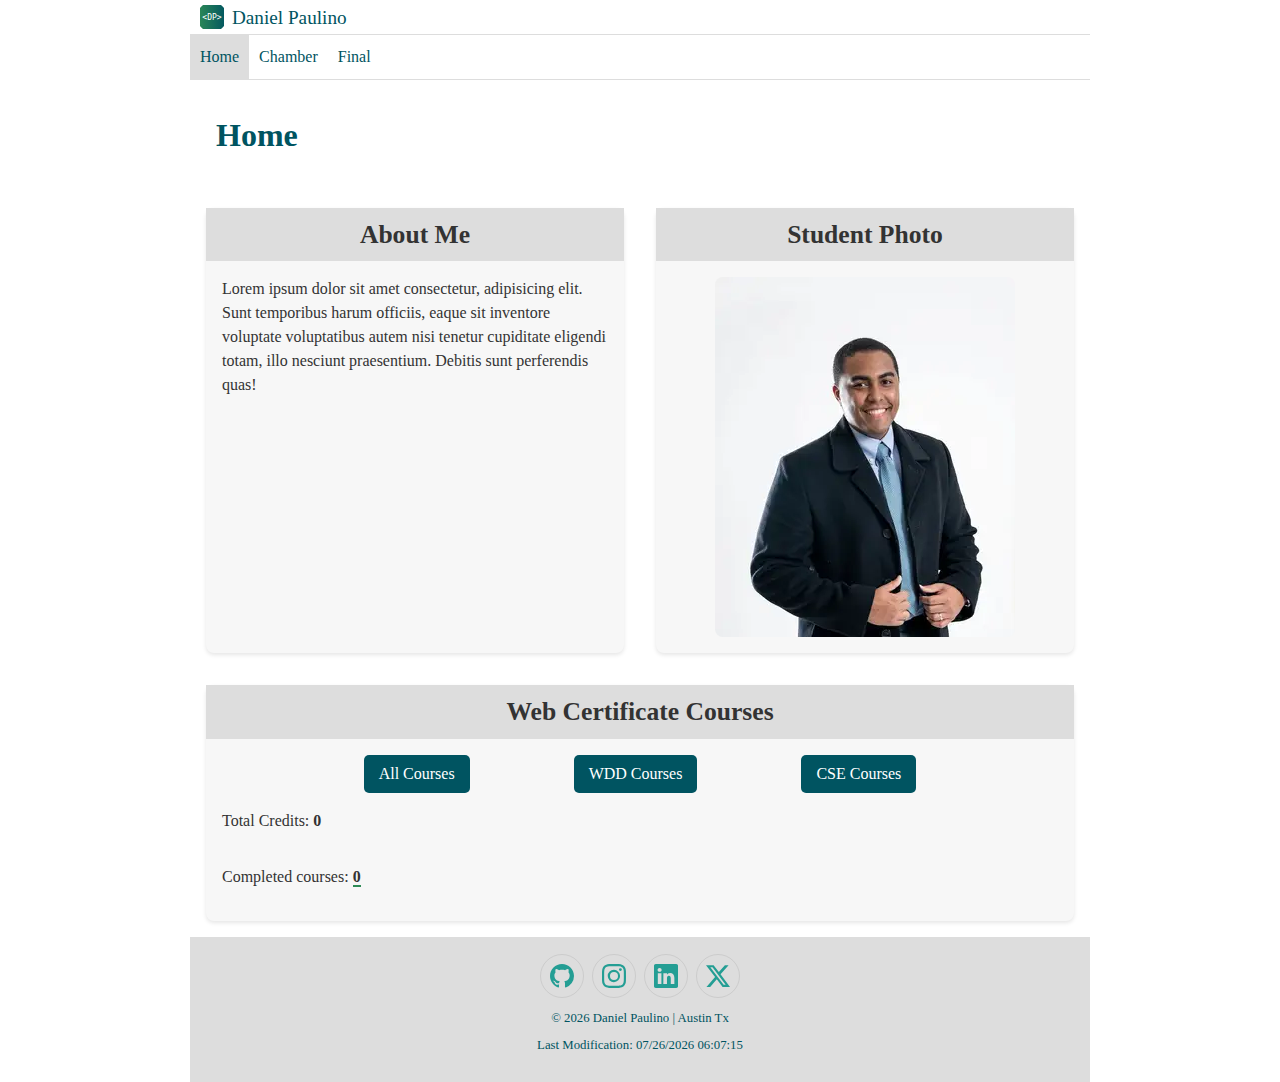
<file: index.html>
<!DOCTYPE html>
<html lang="en">
<head>
    <meta charset="UTF-8">
    <meta name="viewport" content="width=device-width, initial-scale=1.0">
    <meta name="description" content="A responsive home page for WDD 231 featuring navigation, course sections, optimized images, a personalstudent photo and about section.">
    <meta name="author" content="Daniel Paulino">
    <title>WDD 231 - Web Front-End Development</title>


    <link rel="stylesheet" href="styles/normalize.css">
    <link rel="stylesheet" href="styles/base.css">
    <link rel="stylesheet" href="styles/larger.css">
    <script src="scripts/navigation.js" defer></script>
    <script src="scripts/dates.js" defer></script>
    <script src="scripts/course.js" defer></script>
    <link rel="preconnect" href="https://fonts.googleapis.com">
    <link rel="preconnect" href="https://fonts.gstatic.com" crossorigin>
    <link href="https://fonts.googleapis.com/css2?family=Montserrat:ital,wght@0,700;1,700&family=Roboto:ital@1&display=swap" rel="stylesheet">
    <link rel="icon" href="favicon.ico">

    <meta property="og:title" content="WDD 231 – Daniel Paulino Homepage">
    <meta property="og:description" content="Welcome to my WDD 231 course homepage. Here you'll find information about me, my student photo, and details about the web certificate courses I'm undertaking.">
    <meta property="og:url" content="https://daniel257p.github.io/wdd231/index.html">
    <meta property="og:image:width" content="600"> 
    <meta property="og:image:height" content="315">
    <meta property="og:image" content="https://daniel257p.github.io/wdd231/images/og-logo.png">

</head>
<body>
    <header>
        <img src="images/logo.svg" alt="Camping Icon" width="200" height="150">
        <span>Daniel Paulino</span>
        <button id="ham-btn" class="humburger" title="ham-btn" aria-label="toggle navigation"></button>
    </header>
    <nav id="nav-bar" class="navigation">
        <ul>
            <li class="current"><a href="#">Home</a></li>
            <li><a href="#">Chamber</a></li>
            <li><a href="#">Final</a></li>
        </ul>
    </nav>
    <main>
        <h1 class="full-width">Home</h1>
        <section>
            <h2>About Me</h2>
            <p>Lorem ipsum dolor sit amet consectetur, adipisicing elit. Sunt temporibus harum officiis, eaque sit inventore voluptate voluptatibus autem nisi tenetur cupiditate eligendi totam, illo nesciunt praesentium. Debitis sunt perferendis quas!</p>

        </section>
        <section>
            <h2>Student Photo</h2>
            <img src="images/profile.webp" alt="Daniel Profile Photo" loading="lazy" width="300" height="360">

        </section>
        <section class="full-width">
            <h2>Web Certificate Courses</h2>
            <div class="filters">
                <button id="all">All Courses</button>
                <button id="wdd">WDD Courses</button>
                <button id="cse">CSE Courses</button>
            </div>
            <div id="courseContainer"></div>
            <p>Total Credits: <span id="totalCredits">0</span></p>
            <p>Completed courses: <span id="completedCourses">0</span></p>

        </section>

    </main>
    <footer>
        <div class="social">
            <a href="https://github.com/Daniel257P/wdd231" target="_blank"><img src="images/github.svg" alt="Github Icon" width="16" height="16"></a>
            <a href="#" target="_blank"><img src="images/instagram.svg" alt="Instagram Icon" width="16" height="16"></a>
            <a href="https://www.linkedin.com/in/daniel-paulinop" target="_blank"><img src="images/linkedin.svg" alt="LinkedIn Icon" width="16" height="16"></a>
            <a href="#" target="_blank"><img src="images/twitter-x.svg" alt="twitter-x Icon" width="16" height="16"></a>
        </div>
        <p>&copy; <span id="currentyear"></span> Daniel Paulino | Austin Tx</p>
        <p>Last Modification:<span id="lastmodified"></span></p>

    </footer>
</body>
</html>
</file>
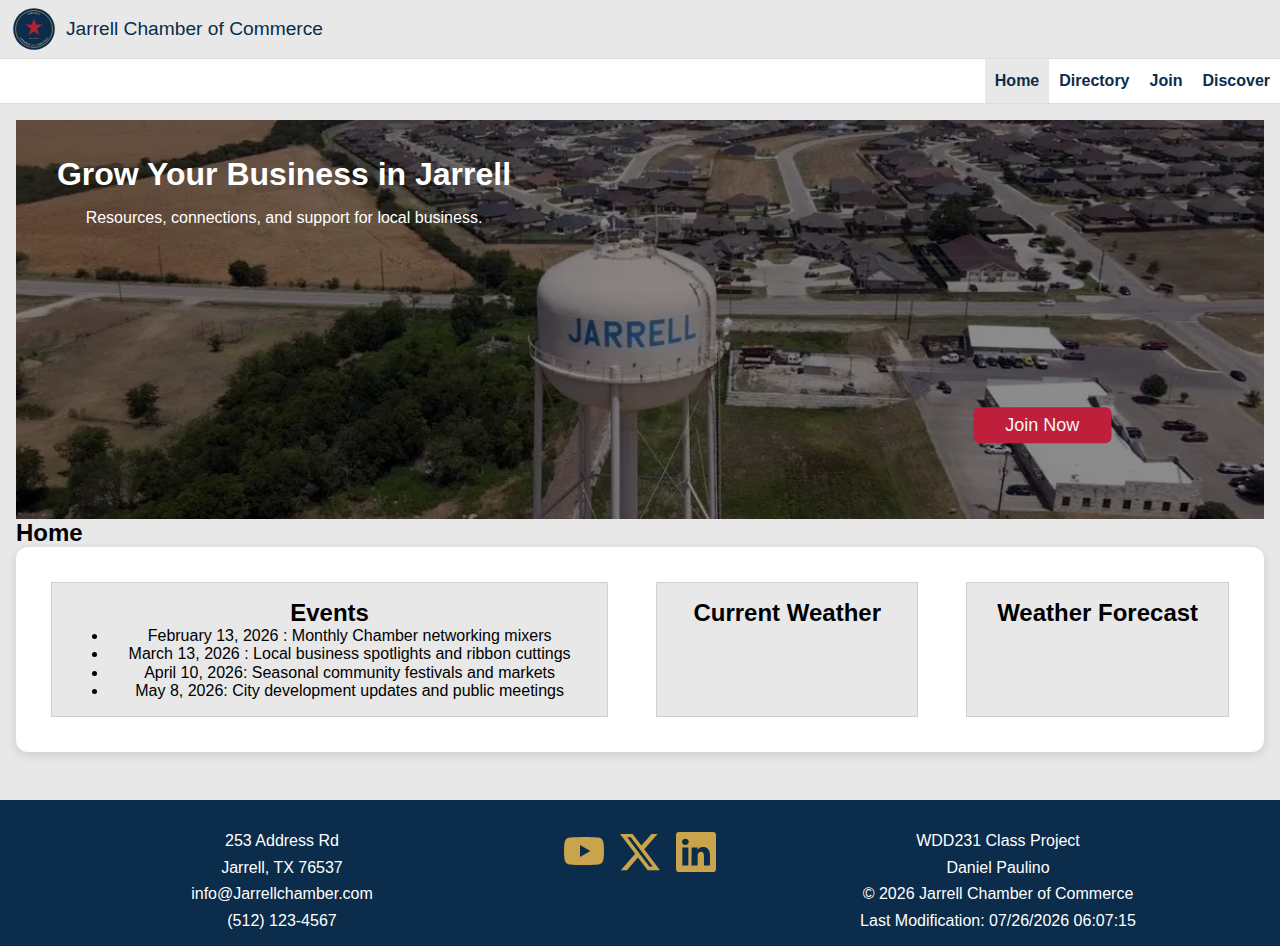
<file: chamber/index.html>
<!DOCTYPE html>
<html lang="en">
<head>
    <meta charset="UTF-8">
    <meta name="viewport" content="width=device-width, initial-scale=1.0">
    <meta name="description" content="Explore Jarrell's latest events, live weather updates, and spotlighted Chamber businesses dedicated to serving our community.">
    <meta name="author" content="Daniel Paulino">
    <title>Home Page | Jarrell Chamber of Commerce</title>
    <link rel="stylesheet" href="styles/normalize.css">
    <link rel="stylesheet" href="styles/base.css">  
    <link rel="stylesheet" href="styles/larger.css">
    <script src="scripts/navigation.js" defer></script>
    <script src="scripts/dates.js" defer></script>
    <script src="scripts/weather.js" defer></script>
    <link rel="preconnect" href="https://fonts.googleapis.com">
    <link rel="preconnect" href="https://fonts.gstatic.com" crossorigin>
    <link href="https://fonts.googleapis.com/css2?family=Montserrat:ital,wght@0,700;1,700&family=Roboto:ital@1&display=swap" rel="stylesheet">
    <link rel="icon" href="images/favicon.png">

    <meta property="og:title" content="Home Page">
    <meta property="og:description" content="This is the Home page for Jarrell Chamber of Commerce.">
    <meta property="og:url" content="https://daniel257p.github.io/wdd231/chamber/index.html">
    <meta property="og:image:width" content="600"> 
    <meta property="og:image:height" content="315">
    <meta property="og:image" content="https://daniel257p.github.io/wdd231/images/">
    <meta name="format-detection" content="telephone=no">
</head>
<body>
    <header>
        <img src="images/chamber-logo.svg" alt="Jarrell Chamber of Commerce Logo" width="600" height="600">
        <span>Jarrell Chamber of Commerce</span>
        <button id="ham-btn" class="humburger" title="ham-btn" aria-label="toggle navigation"></button>
    </header>
    <nav id="nav-bar" class="navigation">
        <ul>
            <li><a href="discover.html">Discover</a></li>
            <li><a href="join.html">Join</a></li>
            <li><a href="directory.html">Directory</a></li>
            <li class="current"><a href="index.html">Home</a></li>
        </ul>
    </nav>

    <main>
        <div class="hero">
            <picture>
                <source srcset="images/small_hero_jarrell.webp" media="(max-widt: 1024px)">
                <img src="images/large_hero_jarrell.webp" alt="jarrell DownTown" width="1300"> 
            </picture>
            <a href="join.html">Join Now</a> 
            <div class="hero-text">
                <h1 id="heroTitle">Grow Your Business in Jarrell</h1>
                <p id="heroSubtitle">Resources, connections, and support for local business.</p>
            </div>
        </div>
        <h2>Home</h2>
        <section class="weather-section">
            <article class="event-card">
                <h2>Events</h2>
                    <ul>
                        <li>February 13, 2026 : Monthly Chamber networking mixers</li>
                        <li>March 13, 2026 : Local business spotlights and ribbon cuttings</li>
                        <li>April 10, 2026: Seasonal community festivals and markets</li>
                        <li>May 8, 2026: City development updates and public meetings</li>
                    </ul>
            </article>
            <article class="weather-card">
                <h2>Current Weather</h2>
                <div class="weather-container">
                    <img id="graphic">
                </div>
                <div class="weather-text"></div>
                    <h2 id="town"></h2>
                    <br>
                    <p id="description"></p>
                    <br>
                    <p id="temperature"></p>
                </div>
            </article>
            <article class="weatherForecast-card">
                <h2>Weather Forecast </h2>
                <div id="forecast"></div> 
            </article>
        </section>
        <section id="spotlights" class="spotlight-section">
        </section>
    </main>
    <footer>
        <div class="textcontent">
            <span>253 Address Rd</span>
            <span>Jarrell, TX 76537</span>
            <span>info@Jarrellchamber.com</span>
            <span>(512) 123-4567</span>
        </div>

        <div class="social">
            <a href="#" target="_blank"><img src="images/youtube.svg" alt="YouTube Icon" width="16" height="16"></a>
            <a href="#" target="_blank"><img src="images/twitter-x.svg" alt="twitter-x Icon" width="16" height="16"></a>
            <a href="https://www.linkedin.com/in/daniel-paulinop" target="_blank"><img src="images/linkedin.svg" alt="LinkedIn Icon" width="16" height="16"></a>
        </div>
        <div class="textcontent">
            <span>WDD231 Class Project</span>
            <span>Daniel Paulino</span>
            <p>&copy; <span id="currentyear"></span> Jarrell Chamber of Commerce</p>
            <p>Last Modification:<span id="lastmodified"></span></p>
        </div>
    </footer>
    
</body>
</html>
</file>
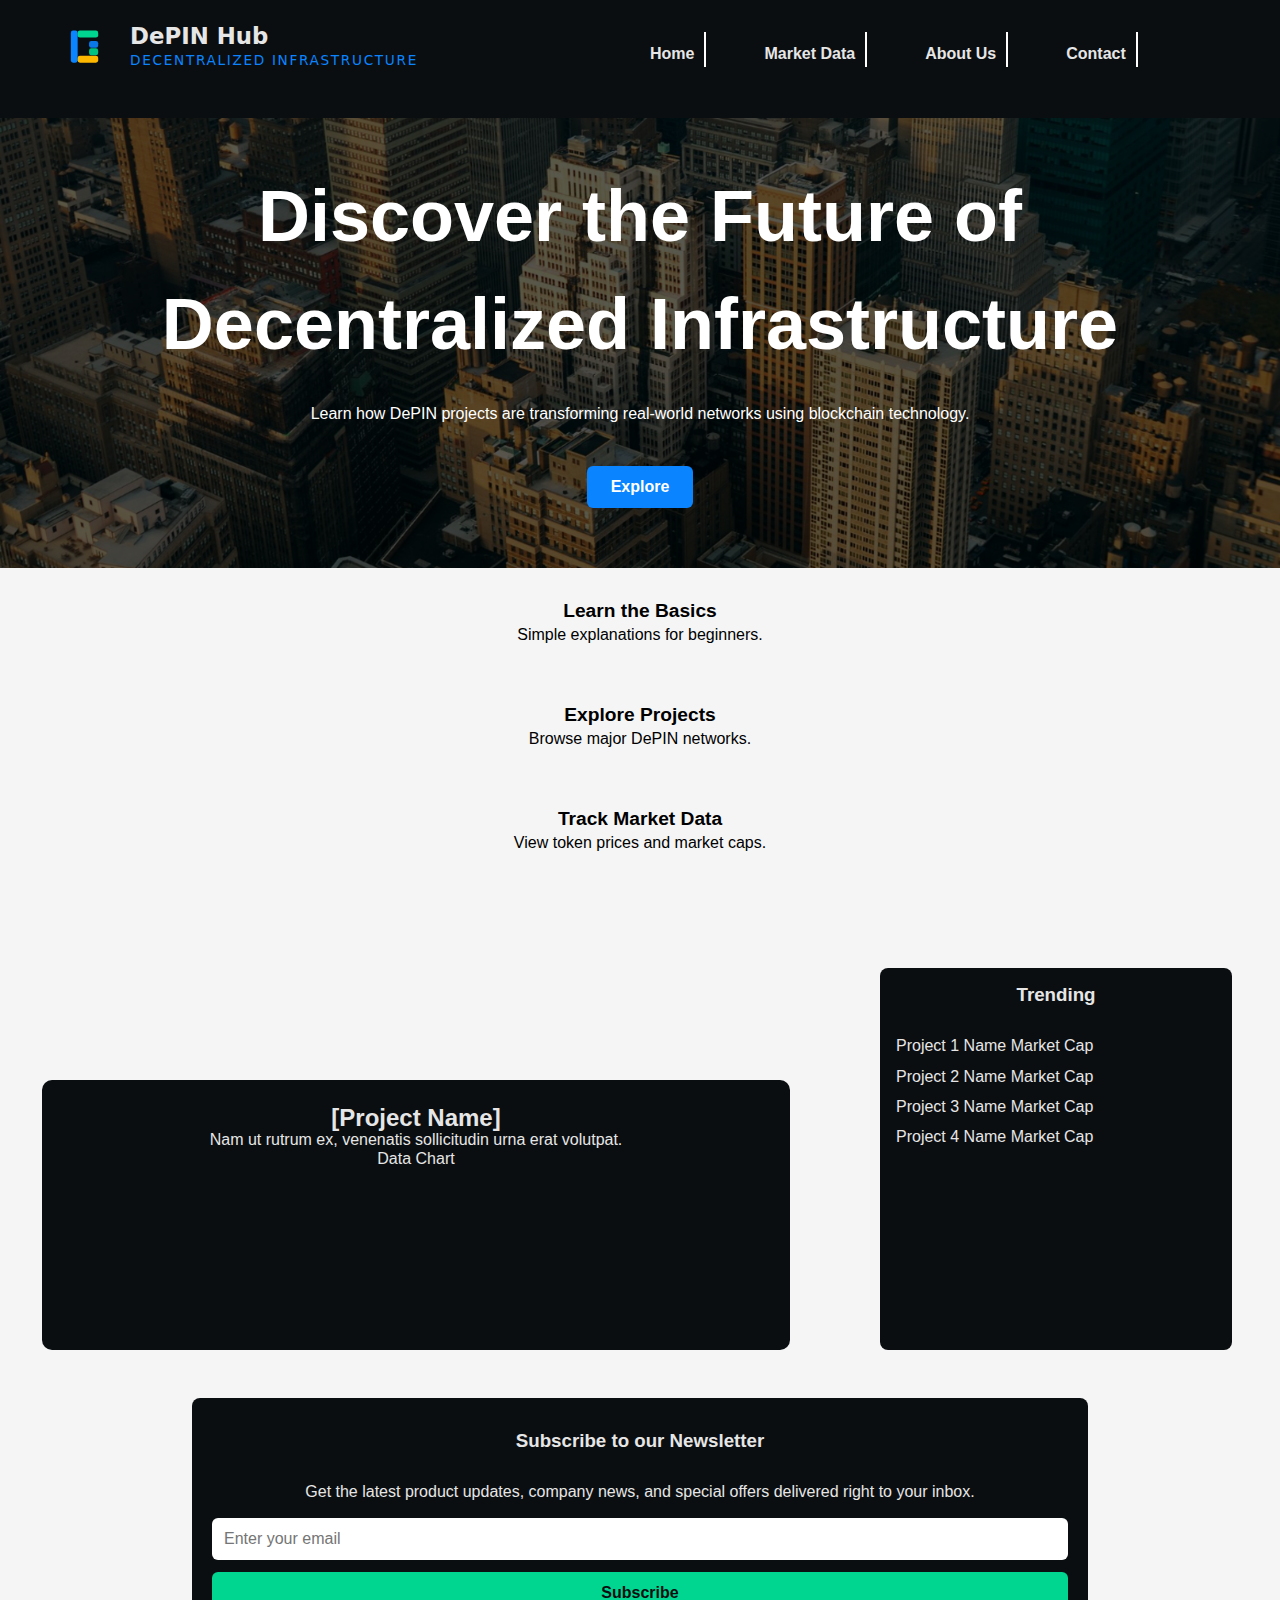
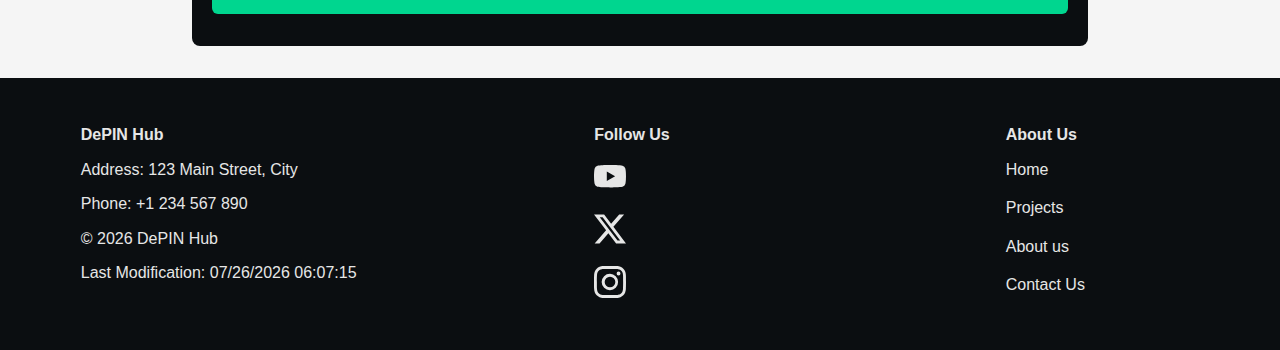
<file: finalproject/index.html>
<!DOCTYPE html>
<html lang="en">
<head>
    <meta charset="UTF-8">
    <meta name="viewport" content="width=device-width, initial-scale=1.0">
    <meta name="description" content="">
    <meta name="author" content="Daniel Paulino">
    <title>Home Page | Depin Hub</title>
    <link rel="stylesheet" href="styles/normalize.css">
    <link rel="stylesheet" href="styles/finalbase.css">  
    <link rel="stylesheet" href="styles/finallarge.css">
    <script src="scripts/menu.js" defer></script>
    <script src="scripts/" defer></script>
    <script src="scripts/" defer></script>
    <link rel="preconnect" href="https://fonts.googleapis.com">
    <link rel="preconnect" href="https://fonts.gstatic.com" crossorigin>
    <link href="https://fonts.googleapis.com/css2?family=Montserrat:ital,wght@0,700;1,700&family=Roboto:ital@1&display=swap" rel="stylesheet">
    <link rel="icon" href="images/favicon.png">

    <meta property="og:title" content="Home Page">
    <meta property="og:description" content="This is the Home page for DePIN Hub">
    <meta property="og:url" content="https://daniel257p.github.io/wdd231/finalproject/index.html">
    <meta property="og:image:width" content="600"> 
    <meta property="og:image:height" content="315">
    <meta property="og:image" content="https://daniel257p.github.io/wdd231/finalproject/images/logo.svg">
    <meta name="format-detection" content="telephone=no">
</head>
<body>
    <header>
        <a href="index.html">
            <img src="images/logo.svg" alt="DePIN Hub Logo" width="200" height="200">
        </a>
        <button id="ham-btn" class="humburger" title="ham-btn" aria-label="toggle navigation"></button>
    </header>
    <nav id="nav-bar" class="navigation">
        <ul>
            <li class="current"><a href="index.html">Home</a></li>
            <li><a href="marketdata.html">Market Data</a></li>
            <li><a href="aboutus.html">About Us</a></li>
            <li><a href="about.html">Contact</a></li>
        </ul>
    </nav>
    <main>
        <!-- HERO SECTION --> 
        <div class="hero"> 
            <picture>
                <source srcset="images/small_hero.webp" media="(max-width: 1080px)">
                <img src="images/larger_hero.webp" alt="jarrell DownTown" width="1300"> 
            </picture>
            <div class="hero-text">
                <h1>Discover the Future of Decentralized Infrastructure</h1> 
                <p>Learn how DePIN projects are transforming real-world networks using blockchain technology.</p> 
                <a href="projects.html" class="cta">Explore</a> 
            </div>
        </div> 
         <section class="features"> 
            <div class="feature"> 
                <h3>Learn the Basics</h3> 
                <p>Simple explanations for beginners.</p> 
            </div> 
            <div class="feature"> 
                <h3>Explore Projects</h3> 
                <p>Browse major DePIN networks.</p>
            </div> <div class="feature"> 
                <h3>Track Market Data</h3> 
                <p>View token prices and market caps.</p> 
            </div> 
        </section> 
        <section class="content-grid"> 
            <div class="project-card"> 
                <h2>[Project Name]</h2> 
                <p>Nam ut rutrum ex, venenatis sollicitudin urna erat volutpat.</p> 
                <div class="chart-placeholder">Data Chart</div> 
            </div>  
            <aside class="trending"> 
                <h3>Trending</h3> 
                <ul> 
                    <li>Project 1 Name <span>Market Cap</span></li> 
                    <li>Project 2 Name <span>Market Cap</span></li> 
                    <li>Project 3 Name <span>Market Cap</span></li> 
                    <li>Project 4 Name <span>Market Cap</span></li> 
                </ul> 
            </aside> 
        </section> 
         <section class="newsletter"> 
            <h3>Subscribe to our Newsletter</h3> 
            <p>Get the latest product updates, company news, and special offers delivered right to your inbox.</p> 
            <form> 
                <input type="email" placeholder="Enter your email"> 
                <button type="submit">Subscribe</button> 
            </form> 
        </section>
    </main>
    <footer>
        <div class="footer-left"> 
            <h4>DePIN Hub</h4> 
            <p>Address: 123 Main Street, City</p>
            <p>Phone: +1 234 567 890</p>
            <p>&copy; <span id="currentyear"></span> DePIN Hub</p>
            <p>Last Modification:<span id="lastmodified"></span></p>
        </div> 
        <div class="footer-center"> 
            <h4>Follow Us</h4>
            <a href="#" target="_blank"><img src="images/youtube.svg" alt="YouTube Icon" width="16" height="16"></a>
            <a href="#" target="_blank"><img src="images/twitter-x.svg" alt="twitter-x Icon" width="16" height="16"></a>
            <a href="https://www.linkedin.com/in/daniel-paulinop" target="_blank"><img src="images/instagram.svg" alt="LinkedIn Icon" width="16" height="16"></a>
        </div>
        <div class="footer-right"> 
            <h4>About Us</h4>
            <a href="#">Home</a> 
            <a href="#">Projects</a> 
            <a href="#">About us</a> 
            <a href="#">Contact Us</a>  
        </div>  
    </footer>
</body>
</html>
</file>
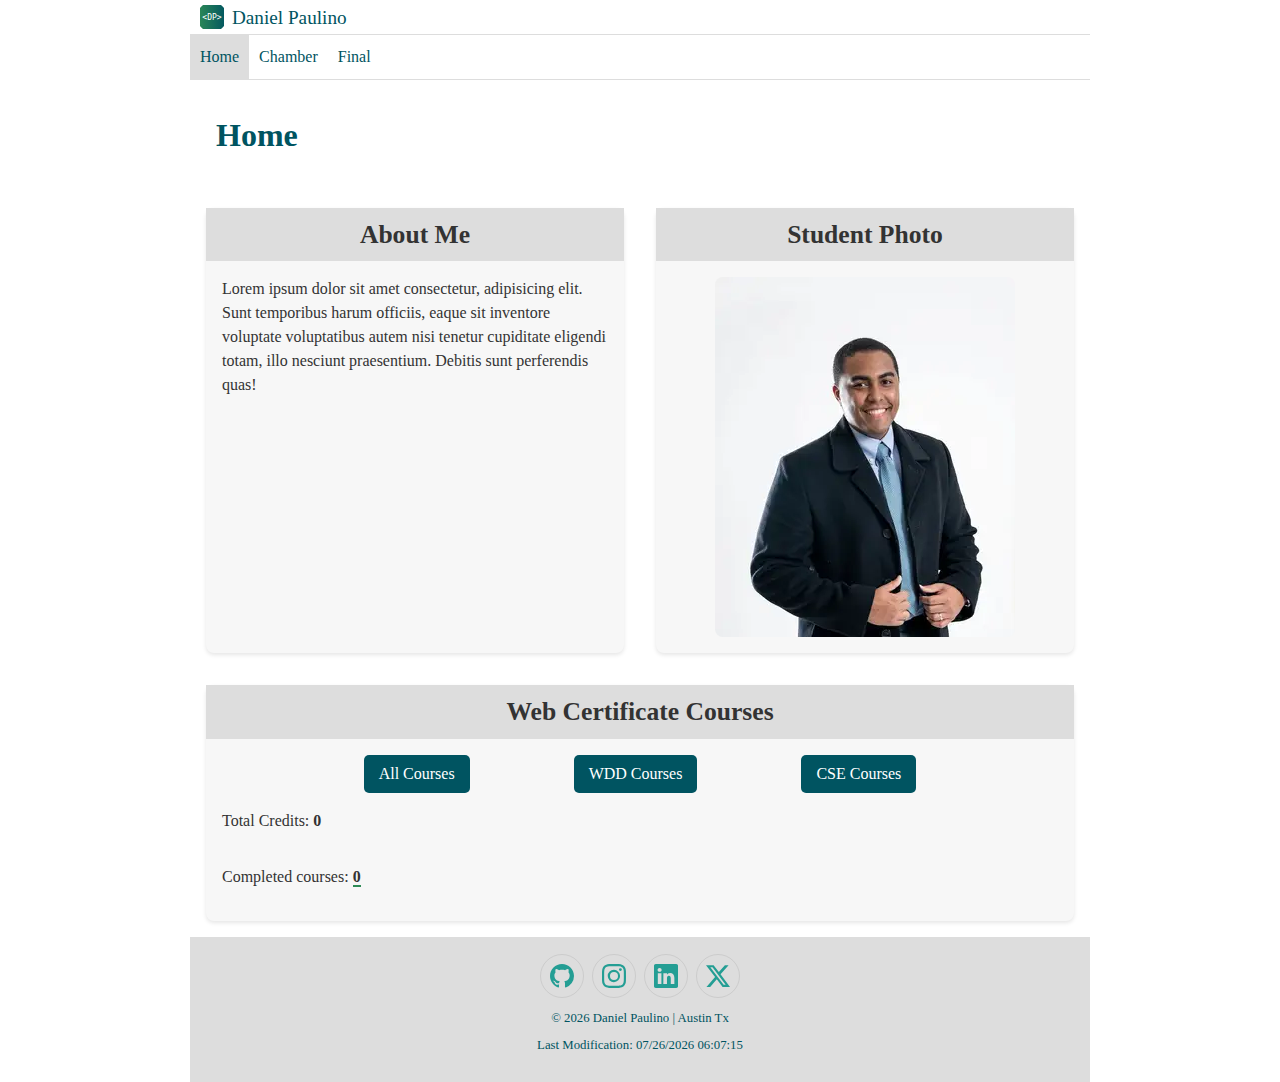
<file: homepage.html>
<!DOCTYPE html>
<html lang="en">
<head>
    <meta charset="UTF-8">
    <meta name="viewport" content="width=device-width, initial-scale=1.0">
    <meta name="description" content="A responsive home page for WDD 231 featuring navigation, course sections, optimized images, a personalstudent photo and about section.">
    <meta name="author" content="Daniel Paulino">
    <title>WDD 231 - Web Front-End Development</title>


    <link rel="stylesheet" href="styles/normalize.css">
    <link rel="stylesheet" href="styles/base.css">
    <link rel="stylesheet" href="styles/larger.css">
    <script src="scripts/navigation.js" defer></script>
    <script src="scripts/dates.js" defer></script>
    <script src="scripts/course.js" defer></script>
    <link rel="preconnect" href="https://fonts.googleapis.com">
    <link rel="preconnect" href="https://fonts.gstatic.com" crossorigin>
    <link href="https://fonts.googleapis.com/css2?family=Montserrat:ital,wght@0,700;1,700&family=Roboto:ital@1&display=swap" rel="stylesheet">
    <link rel="icon" href="favicon.ico">

    <meta property="og:title" content="WDD 231 – Daniel Paulino Homepage">
    <meta property="og:description" content="Welcome to my WDD 231 course homepage. Here you'll find information about me, my student photo, and details about the web certificate courses I'm undertaking.">
    <meta property="og:url" content="https://daniel257p.github.io/wdd231/index.html">
    <meta property="og:image:width" content="600"> 
    <meta property="og:image:height" content="315">
    <meta property="og:image" content="https://daniel257p.github.io/wdd231/images/og-logo.png">

</head>
<body>
    <header>
        <img src="images/logo.svg" alt="DP logo" width="200" height="150">
        <span>Daniel Paulino</span>
        <button id="ham-btn" class="humburger" title="ham-btn" aria-label="toggle navigation"></button>
    </header>
    <nav id="nav-bar" class="navigation">
        <ul>
            <li class="current"><a href="#">Home</a></li>
            <li><a href="#">Chamber</a></li>
            <li><a href="#">Final</a></li>
        </ul>
    </nav>
    <main>
        <h1 class="full-width">Home</h1>
        <section>
            <h2>About Me</h2>
            <p>Lorem ipsum dolor sit amet consectetur, adipisicing elit. Sunt temporibus harum officiis, eaque sit inventore voluptate voluptatibus autem nisi tenetur cupiditate eligendi totam, illo nesciunt praesentium. Debitis sunt perferendis quas!</p>

        </section>
        <section>
            <h2>Student Photo</h2>
            <img src="images/profile.webp" alt="Daniel Profile Photo" loading="lazy" width="300" height="360">

        </section>
        <section class="full-width">
            <h2>Web Certificate Courses</h2>
            <div class="filters">
                <button id="all">All Courses</button>
                <button id="wdd">WDD Courses</button>
                <button id="cse">CSE Courses</button>
            </div>
            <div id="courseContainer"></div>
            <p>Total Credits: <span id="totalCredits">0</span></p>
            <p>Completed courses: <span id="completedCourses">0</span></p>

        </section>

    </main>
    <footer>
        <div class="social">
            <a href="https://github.com/Daniel257P/wdd231" target="_blank"><img src="images/github.svg" alt="Github Icon" width="16" height="16"></a>
            <a href="#" target="_blank"><img src="images/instagram.svg" alt="Instagram Icon" width="16" height="16"></a>
            <a href="https://www.linkedin.com/in/daniel-paulinop" target="_blank"><img src="images/linkedin.svg" alt="LinkedIn Icon" width="16" height="16"></a>
            <a href="#" target="_blank"><img src="images/twitter-x.svg" alt="twitter-x Icon" width="16" height="16"></a>
        </div>
        <p>&copy; <span id="currentyear"></span> Daniel Paulino | Austin Tx</p>
        <p>Last Modification:<span id="lastmodified"></span></p>

    </footer>
</body>
</html>
</file>
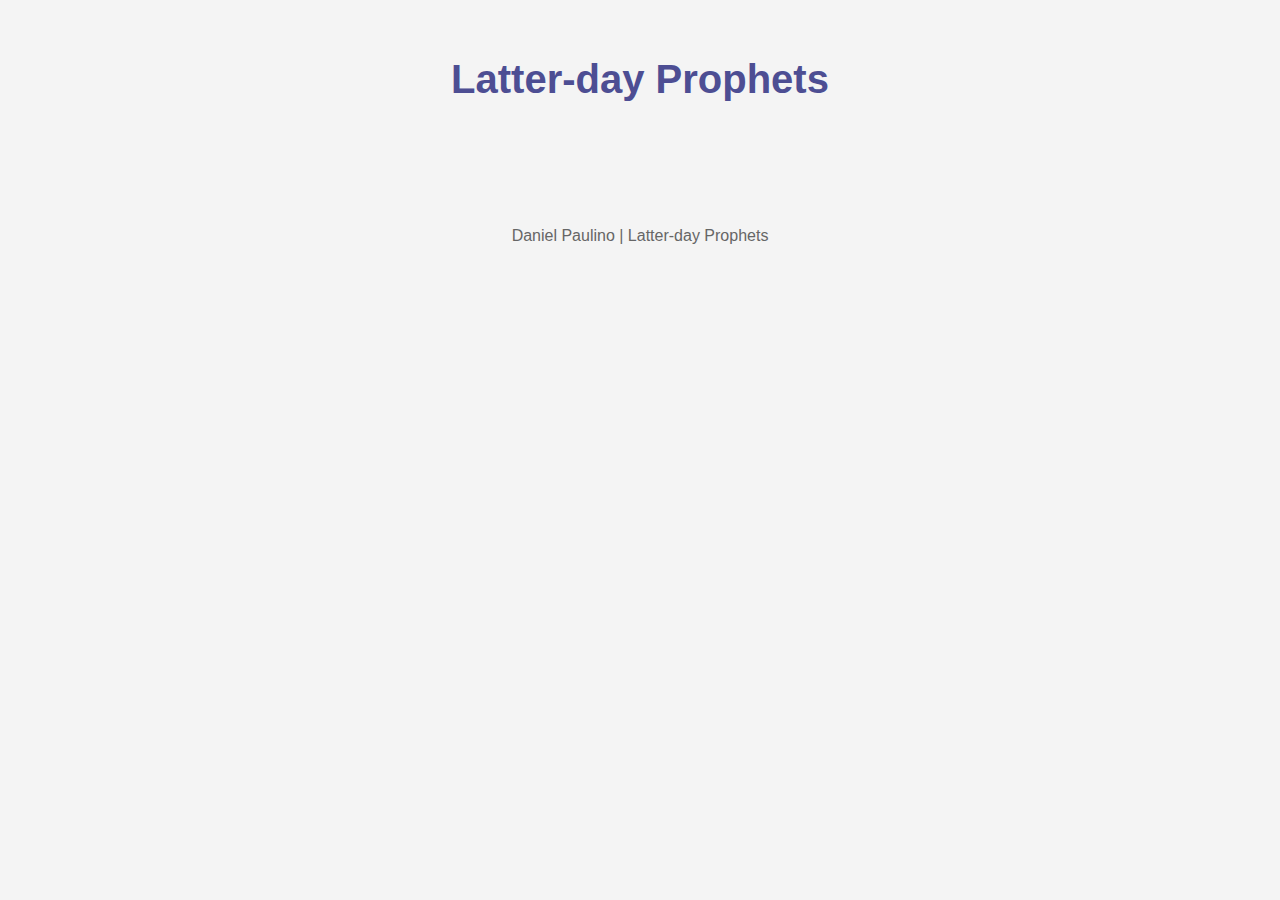
<file: prophets.html>
<!DOCTYPE html>
<html lang="en">
<head>
    <meta charset="UTF-8">
    <meta name="viewport" content="width=device-width, initial-scale=1.0">
    <title>Document</title>
    <link rel="stylesheet" href="styles/normalize.css">
    <link rel="stylesheet" href="styles/prophets.css">
    <script src="scripts/prophets.js" defer></script>

</head>
<body>
    <header>
        <h1>Latter-day Prophets</h1>
    </header>
    <main>
        <div class= "container" id="cards"></div>
    </main>
    <footer>
        <p>Daniel Paulino | Latter-day Prophets</p>
    </footer>
    
</body>
</html>
</file>
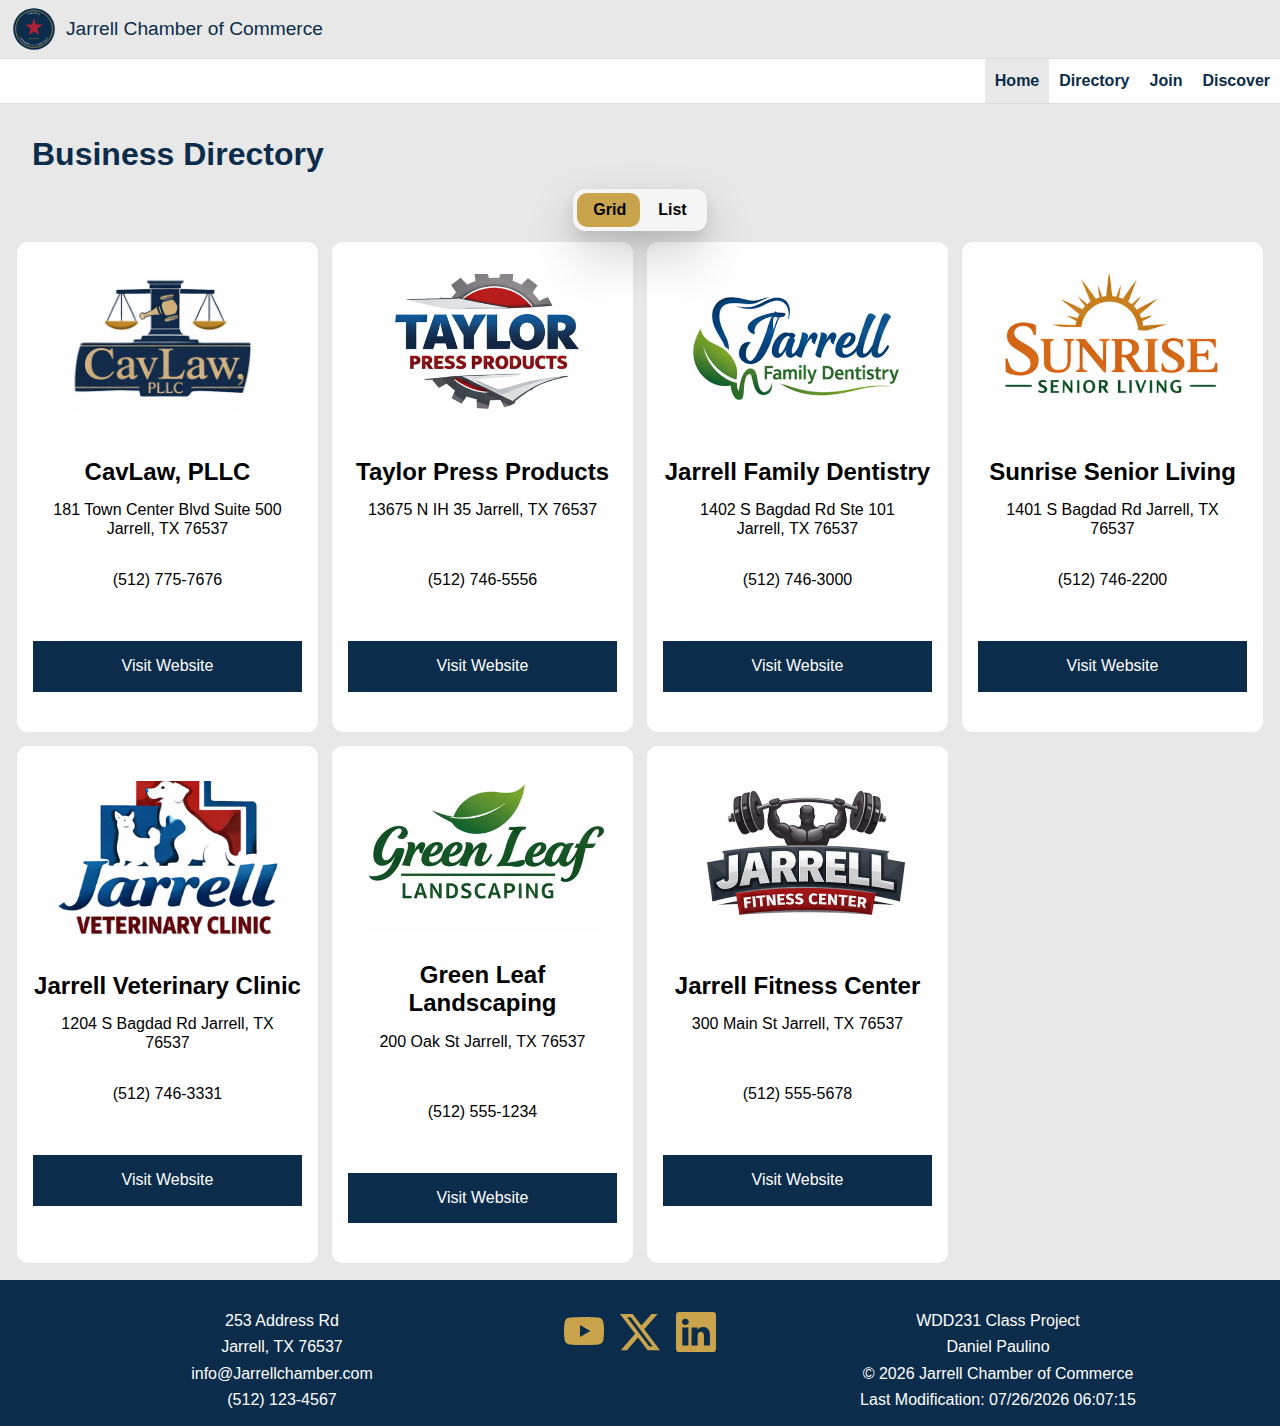
<file: chamber/directory.html>
<!DOCTYPE html>
<html lang="en">
<head>
    <meta charset="UTF-8">
    <meta name="viewport" content="width=device-width, initial-scale=1.0">
    <meta name="description" content="">
    <meta name="author" content="">
    <title>Document</title>

    <link rel="stylesheet" href="styles/normalize.css">
    <link rel="stylesheet" href="styles/base.css">  
    <link rel="stylesheet" href="styles/larger.css">
    <script src="scripts/directory.js" defer></script>
    <script src="scripts/navigation.js" defer></script>
    <script src="scripts/dates.js" defer></script>
    <link rel="preconnect" href="https://fonts.googleapis.com">
    <link rel="preconnect" href="https://fonts.gstatic.com" crossorigin>
    <link href="https://fonts.googleapis.com/css2?family=Montserrat:ital,wght@0,700;1,700&family=Roboto:ital@1&display=swap" rel="stylesheet">
    <!-- Favicon link here -->

    <meta property="og:title" content="Directory">
    <meta property="og:description" content="This is the directory page for Jarrell Chamber of Commerce.">
    <meta property="og:url" content="https://daniel257p.github.io/wdd231/directory.html">
    <meta property="og:image:width" content="600"> 
    <meta property="og:image:height" content="315">
    <meta property="og:image" content="https://daniel257p.github.io/wdd231/images/">


</head>
<body>
    <header>
        <img src="images/chamber-logo.svg" alt="Jarrell Chamber of Commerce Logo" width="600" height="600">
        <span>Jarrell Chamber of Commerce</span>
        <button id="ham-btn" class="humburger" title="ham-btn" aria-label="toggle navigation"></button>
    </header>
    <nav id="nav-bar" class="navigation">
        <ul>
            <li><a href="#">Discover</a></li>
            <li><a href="#">Join</a></li>
            <li><a href="#">Directory</a></li>
            <li class="current"><a href="#">Home</a></li>
        </ul>
    </nav>

    <main>
        <h1>Business Directory</h1>
        <div class="directory-control">
            <div class="display-method">
                <button id="grid-button"  aria-label="Grid View" title="grid-btn">Grid</button>
                <button id="list-button" aria-label="List View" title="list-btn">List</button>
            </div>
        </div>
        <div id="directory" class="directory-grid"></div>
        
    </main>
    <footer>
        <div class="textcontent">
            <span>253 Address Rd</span>
            <span>Jarrell, TX 76537</span>
            <span>info@Jarrellchamber.com</span>
            <span>(512) 123-4567</span>
        </div>

        <div class="social">
            <a href="#" target="_blank"><img src="images/youtube.svg" alt="YouTube" width="16" height="16"></a>
            <a href="#" target="_blank"><img src="images/twitter-x.svg" alt="twitter-x Icon" width="16" height="16"></a>
            <a href="https://www.linkedin.com/in/daniel-paulinop" target="_blank"><img src="images/linkedin.svg" alt="LinkedIn Icon" width="16" height="16"></a>
        </div>
        <div class="textcontent">
            <span>WDD231 Class Project</span>
            <span>Daniel Paulino</span>
            <p>&copy; <span id="currentyear"></span> Jarrell Chamber of Commerce</p>
            <p>Last Modification:<span id="lastmodified"></span></p>
        </div>

    </footer>
    
</body>
</html>
</file>
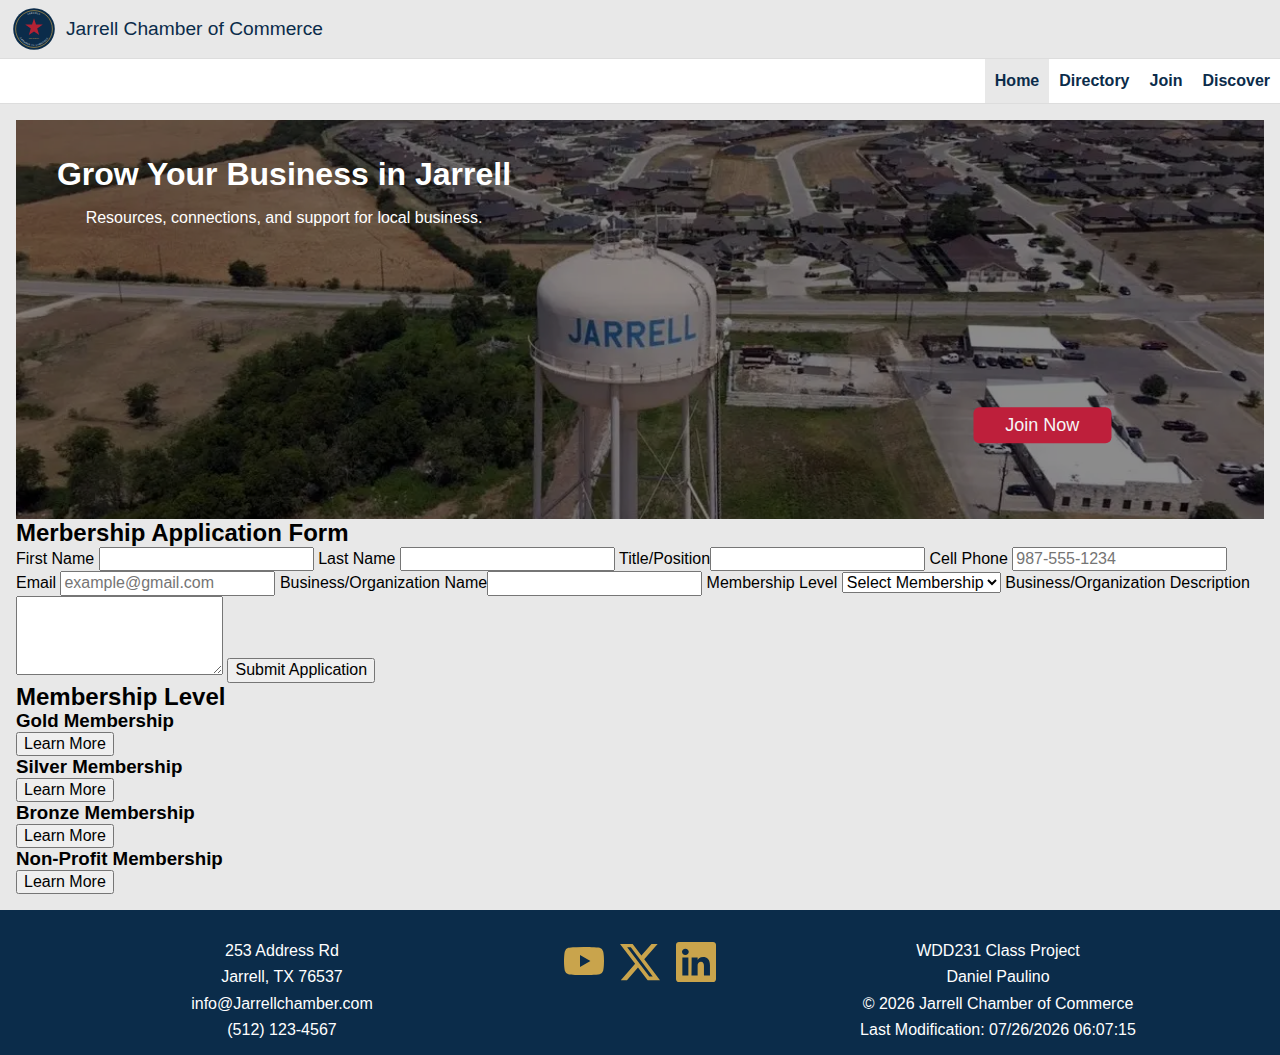
<file: chamber/join.html>
<!DOCTYPE html>
<html lang="en">
<head>
    <meta charset="UTF-8">
    <meta name="viewport" content="width=device-width, initial-scale=1.0">
    <meta name="description" content="Become a member of the Jarrell Chamber of Commerce and grow your business through local support and networking.">
    <meta name="author" content="Daniel Paulino">
    <title>Join | Jarrell Chamber of Commerce</title>
    <link rel="stylesheet" href="styles/normalize.css">
    <link rel="stylesheet" href="styles/base.css">  
    <link rel="stylesheet" href="styles/larger.css">
    <script src="scripts/navigation.js" defer></script>
    <script src="scripts/dates.js" defer></script>
    <script src="scripts/join.js" defer></script>
    <link rel="preconnect" href="https://fonts.googleapis.com">
    <link rel="preconnect" href="https://fonts.gstatic.com" crossorigin>
    <link href="https://fonts.googleapis.com/css2?family=Montserrat:ital,wght@0,700;1,700&family=Roboto:ital@1&display=swap" rel="stylesheet">
    <link rel="icon" href="images/favicon.png">

    <meta property="og:title" content="Home Page">
    <meta property="og:description" content="This is the Home page for Jarrell Chamber of Commerce.">
    <meta property="og:url" content="https://daniel257p.github.io/wdd231/chamber/index.html">
    <meta property="og:image:width" content="600"> 
    <meta property="og:image:height" content="315">
    <meta property="og:image" content="https://daniel257p.github.io/wdd231/images/">
    <meta name="format-detection" content="telephone=no">
</head>
<body>
    <header>
        <img src="images/chamber-logo.svg" alt="Jarrell Chamber of Commerce Logo" width="600" height="600">
        <span>Jarrell Chamber of Commerce</span>
        <button id="ham-btn" class="humburger" title="ham-btn" aria-label="toggle navigation"></button>
    </header>
    <nav id="nav-bar" class="navigation">
        <ul>
            <li><a href="discover.html">Discover</a></li>
            <li><a href="join.html">Join</a></li>
            <li><a href="directory.html">Directory</a></li>
            <li class="current"><a href="index.html">Home</a></li>
        </ul>
    </nav>
    <main>
        <div class="hero">
            <picture>
                <source srcset="images/small_hero_jarrell.webp" media="(max-widt: 1024px)">
                <img src="images/large_hero_jarrell.webp" alt="jarrell DownTown" width="1300"> 
            </picture>
            <a href="join.html">Join Now</a> 
            <div class="hero-text">
                <h1 id="heroTitle">Grow Your Business in Jarrell</h1>
                <p id="heroSubtitle">Resources, connections, and support for local business.</p>
            </div>
        </div>
        <div class="form-section">
            <h2>Merbership Application Form</h2>
            <form method="GET" action="thankyou.html" class="designOne">
                <label>First Name <input type="text" name="first" required autocomplete="given-name" title="Your First Name"></label>
                <label>Last Name <input type="text" name="last" required autocomplete="family-name" title="Your Last Name"></label>
                <label> Title/Position<input name="title" type="text" autocomplete="organization-title" pattern="^[A-Za-z -]{7,}$" title="At least 7 characters. Letters, hyphens, and spaces only."></label>
                <label>Cell Phone <input type="tel" name="phone"  required autocomplete="tel" title="A Phone Number with dashes" placeholder="987-555-1234" ></label>
                <label>Email <input type="email" name="email" required placeholder="example@gmail.com"  title="Your Email" autocomplete="email"></label>
                <label>Business/Organization Name<input name="bizname" type="text" required="" autocomplete="organization" title="Business or organization name"></label>


                <label for="levelSelect"> Membership Level</label>
                <select name="level" id="levelSelect" required="" title="Membership level selection">
                    <option value="">Select Membership</option>
                    <option value="np">NP Membership</option>
                    <option value="bronze">Bronze</option>
                    <option value="silver">Silver</option>
                    <option value="gold">Gold</option>
                </select>
                <label for="description">Business/Organization Description</label>
                <label><textarea id ="description" name="description" rows="4" title="Business or organization description" spellcheck="false"></textarea></label>
                <input type="submit" id="submit-btn" value="Submit Application">
                <input type="hidden" id="timestamp" name="timestamp">
            </form>
            <div class="designTwo">
                <h2>Membership Level</h2>
            </div>
            <div id="mlevel" class="mlevel"></div>
        </div>
        <dialog id="level-details">
            <div>
                <h2 id="level-title">Membership Level</h2>
                <button id= "level-close">X</button>
            </div>
            <p id="level-text"></p>
        </dialog> 
    </main>
    <footer>
        <div class="textcontent">
            <span>253 Address Rd</span>
            <span>Jarrell, TX 76537</span>
            <span>info@Jarrellchamber.com</span>
            <span>(512) 123-4567</span>
        </div>

        <div class="social">
            <a href="#" target="_blank"><img src="images/youtube.svg" alt="YouTube Icon" width="16" height="16"></a>
            <a href="#" target="_blank"><img src="images/twitter-x.svg" alt="twitter-x Icon" width="16" height="16"></a>
            <a href="https://www.linkedin.com/in/daniel-paulinop" target="_blank"><img src="images/linkedin.svg" alt="LinkedIn Icon" width="16" height="16"></a>
        </div>
        <div class="textcontent">
            <span>WDD231 Class Project</span>
            <span>Daniel Paulino</span>
            <p>&copy; <span id="currentyear"></span> Jarrell Chamber of Commerce</p>
            <p>Last Modification:<span id="lastmodified"></span></p>
        </div>
    </footer>
    
</body>
</html>
</file>
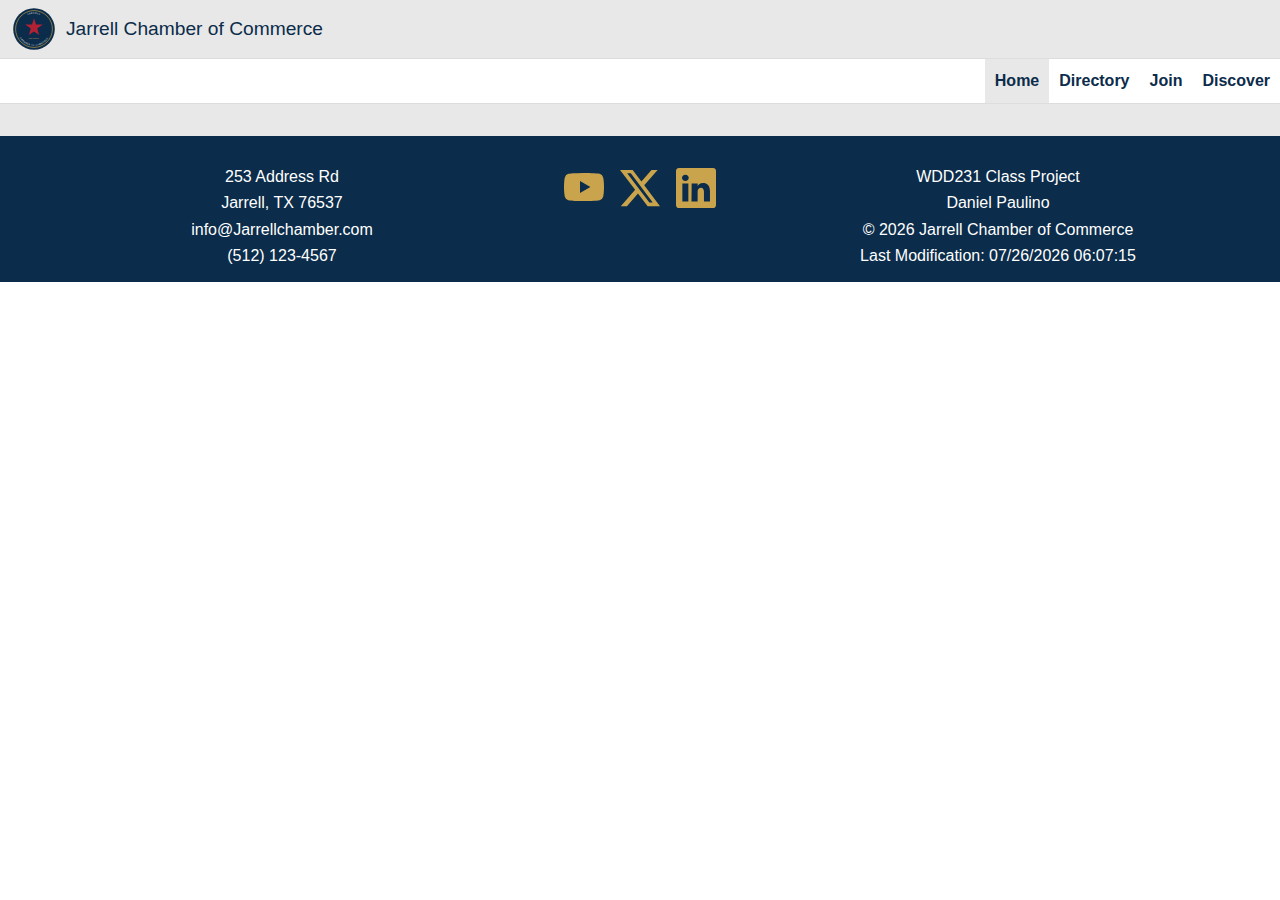
<file: chamber/thanks.html>
<!DOCTYPE html>
<html lang="en">
<head>
    <meta charset="UTF-8">
    <meta name="viewport" content="width=device-width, initial-scale=1.0">
    <meta name="description" content="Explore Jarrell's latest events, live weather updates, and spotlighted Chamber businesses dedicated to serving our community.">
    <meta name="author" content="Daniel Paulino">
    <title>Home Page | Jarrell Chamber of Commerce</title>
    <link rel="stylesheet" href="styles/normalize.css">
    <link rel="stylesheet" href="styles/base.css">  
    <link rel="stylesheet" href="styles/larger.css">
    <script src="scripts/navigation.js" defer></script>
    <script src="scripts/dates.js" defer></script>
    <link rel="preconnect" href="https://fonts.googleapis.com">
    <link rel="preconnect" href="https://fonts.gstatic.com" crossorigin>
    <link href="https://fonts.googleapis.com/css2?family=Montserrat:ital,wght@0,700;1,700&family=Roboto:ital@1&display=swap" rel="stylesheet">
    <link rel="icon" href="images/favicon.png">

    <meta property="og:title" content="Home Page">
    <meta property="og:description" content="This is the Home page for Jarrell Chamber of Commerce.">
    <meta property="og:url" content="https://daniel257p.github.io/wdd231/chamber/index.html">
    <meta property="og:image:width" content="600"> 
    <meta property="og:image:height" content="315">
    <meta property="og:image" content="https://daniel257p.github.io/wdd231/images/">
    <meta name="format-detection" content="telephone=no">
</head>
<body>
    <header>
        <img src="images/chamber-logo.svg" alt="Jarrell Chamber of Commerce Logo" width="600" height="600">
        <span>Jarrell Chamber of Commerce</span>
        <button id="ham-btn" class="humburger" title="ham-btn" aria-label="toggle navigation"></button>
    </header>
    <nav id="nav-bar" class="navigation">
        <ul>
            <li><a href="#">Discover</a></li>
            <li><a href="Join.html">Join</a></li>
            <li><a href="directory.html">Directory</a></li>
            <li class="current"><a href="index.html">Home</a></li>
        </ul>
    </nav>
    <main>
    </main>
    <footer>
        <div class="textcontent">
            <span>253 Address Rd</span>
            <span>Jarrell, TX 76537</span>
            <span>info@Jarrellchamber.com</span>
            <span>(512) 123-4567</span>
        </div>

        <div class="social">
            <a href="#" target="_blank"><img src="images/youtube.svg" alt="YouTube Icon" width="16" height="16"></a>
            <a href="#" target="_blank"><img src="images/twitter-x.svg" alt="twitter-x Icon" width="16" height="16"></a>
            <a href="https://www.linkedin.com/in/daniel-paulinop" target="_blank"><img src="images/linkedin.svg" alt="LinkedIn Icon" width="16" height="16"></a>
        </div>
        <div class="textcontent">
            <span>WDD231 Class Project</span>
            <span>Daniel Paulino</span>
            <p>&copy; <span id="currentyear"></span> Jarrell Chamber of Commerce</p>
            <p>Last Modification:<span id="lastmodified"></span></p>
        </div>
    </footer>
    
</body>
</html>
</file>
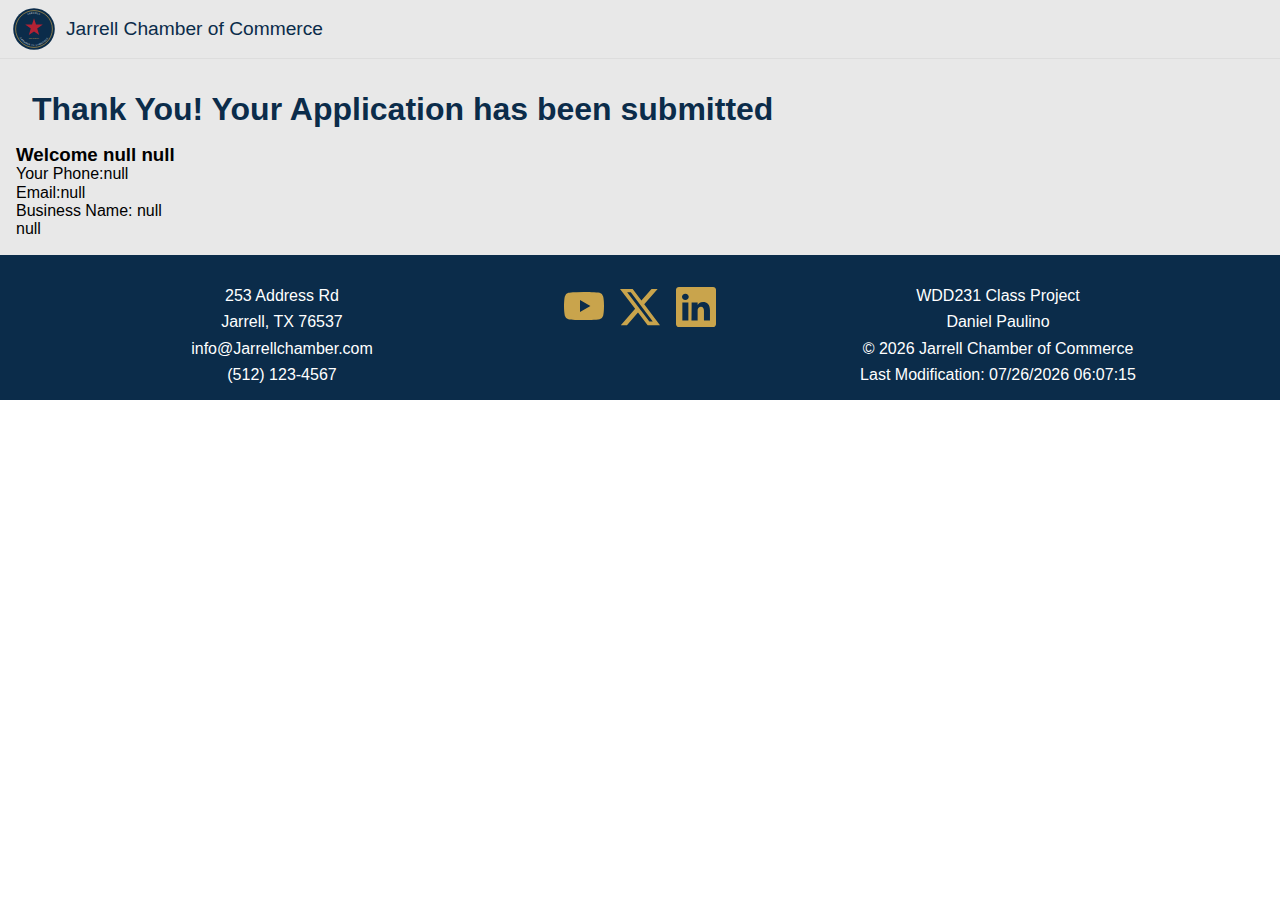
<file: chamber/thankyou.html>
<!DOCTYPE html>
<html lang="en">
<head>
    <meta charset="UTF-8">
    <meta name="viewport" content="width=device-width, initial-scale=1.0">
    <meta name="description" content="Explore Jarrell's latest events, live weather updates, and spotlighted Chamber businesses dedicated to serving our community.">
    <meta name="author" content="Daniel Paulino">
    <title>Home Page | Jarrell Chamber of Commerce</title>
    <link rel="stylesheet" href="styles/normalize.css">
    <link rel="stylesheet" href="styles/base.css">  
    <link rel="stylesheet" href="styles/larger.css">
    <script src="scripts/thanks.js" defer></script>
    <script src="scripts/dates.js" defer></script>

    <link rel="preconnect" href="https://fonts.googleapis.com">
    <link rel="preconnect" href="https://fonts.gstatic.com" crossorigin>
    <link href="https://fonts.googleapis.com/css2?family=Montserrat:ital,wght@0,700;1,700&family=Roboto:ital@1&display=swap" rel="stylesheet">
    <link rel="icon" href="images/favicon.png">

    <meta property="og:title" content="Home Page">
    <meta property="og:description" content="This is the Home page for Jarrell Chamber of Commerce.">
    <meta property="og:url" content="https://daniel257p.github.io/wdd231/chamber/index.html">
    <meta property="og:image:width" content="600"> 
    <meta property="og:image:height" content="315">
    <meta property="og:image" content="https://daniel257p.github.io/wdd231/images/">
    <meta name="format-detection" content="telephone=no">
</head>
<body>
    <header>
        <img src="images/chamber-logo.svg" alt="Jarrell Chamber of Commerce Logo" width="600" height="600">
        <span>Jarrell Chamber of Commerce</span>
    </header>
    <main class="thanksmain">
        <h1 class="h1-thanks">Thank You! Your Application has been submitted</h1>
        <div id="form-application"></div>
    </main>
    <footer>
        <div class="textcontent">
            <span>253 Address Rd</span>
            <span>Jarrell, TX 76537</span>
            <span>info@Jarrellchamber.com</span>
            <span>(512) 123-4567</span>
        </div>

        <div class="social">
            <a href="#" target="_blank"><img src="images/youtube.svg" alt="YouTube Icon" width="16" height="16"></a>
            <a href="#" target="_blank"><img src="images/twitter-x.svg" alt="twitter-x Icon" width="16" height="16"></a>
            <a href="https://www.linkedin.com/in/daniel-paulinop" target="_blank"><img src="images/linkedin.svg" alt="LinkedIn Icon" width="16" height="16"></a>
        </div>
        <div class="textcontent">
            <span>WDD231 Class Project</span>
            <span>Daniel Paulino</span>
            <p>&copy; <span id="currentyear"></span> Jarrell Chamber of Commerce</p>
            <p>Last Modification:<span id="lastmodified"></span></p>
        </div>
    </footer>
    
</body>
</html>
</file>
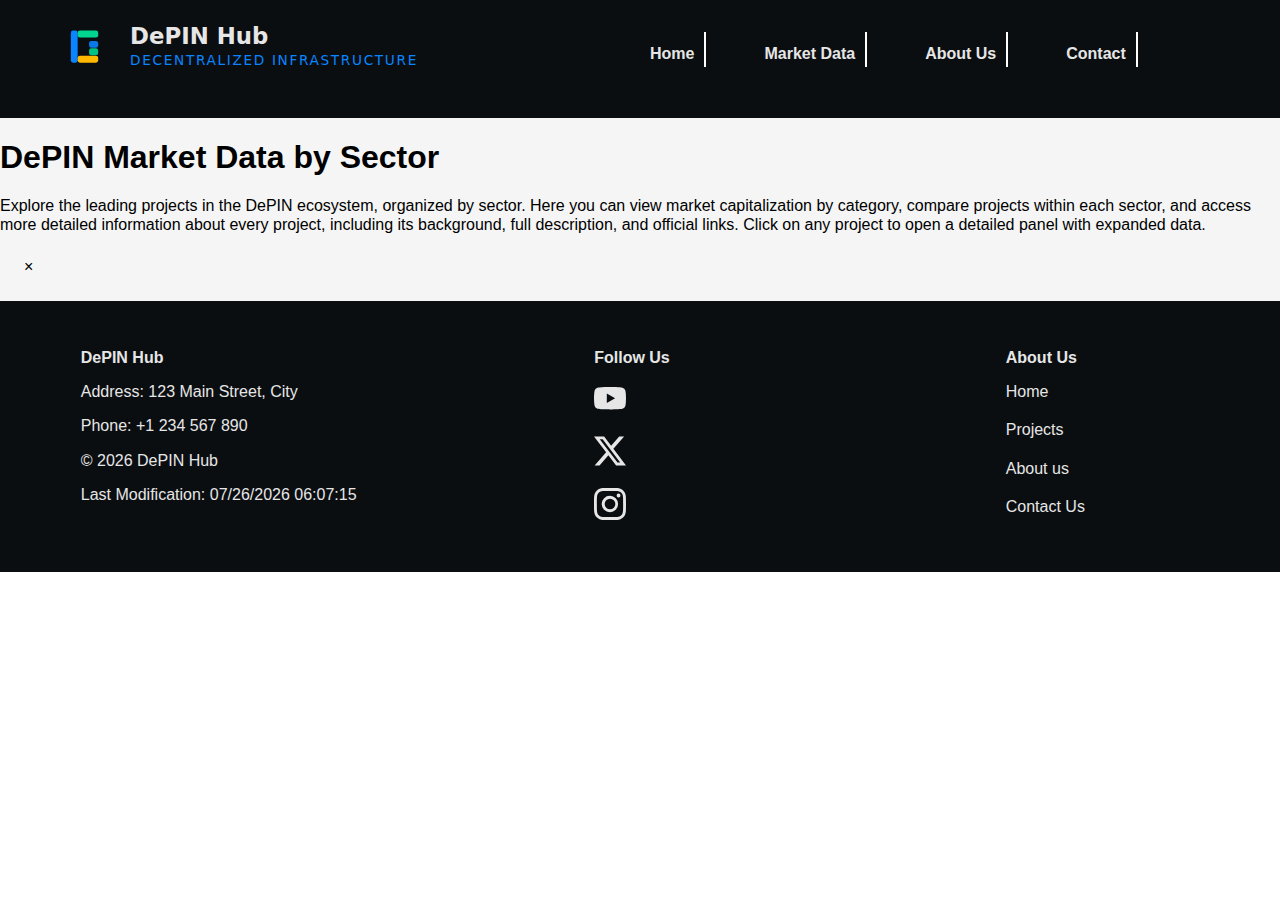
<file: finalproject/marketdata.html>
<!DOCTYPE html>
<html lang="en">
<head>
    <meta charset="UTF-8">
    <meta name="viewport" content="width=device-width, initial-scale=1.0">
    <meta name="description" content="">
    <meta name="author" content="Daniel Paulino">
    <title>Home Page | Depin Hub</title>
    <link rel="stylesheet" href="styles/normalize.css">
    <link rel="stylesheet" href="styles/finalbase.css">  
    <link rel="stylesheet" href="styles/finallarge.css">
    <script src="scripts/menu.js" defer></script>
    <script type="module" src="scripts/marketdata.js"></script>
    <link rel="preconnect" href="https://fonts.googleapis.com">
    <link rel="preconnect" href="https://fonts.gstatic.com" crossorigin>
    <link href="https://fonts.googleapis.com/css2?family=Montserrat:ital,wght@0,700;1,700&family=Roboto:ital@1&display=swap" rel="stylesheet">
    <link rel="icon" href="images/favicon.ico">

    <meta property="og:title" content="Home Page">
    <meta property="og:description" content="This is the Home page for DePIN Hub">
    <meta property="og:url" content="https://daniel257p.github.io/wdd231/finalproject/index.html">
    <meta property="og:image:width" content="600"> 
    <meta property="og:image:height" content="315">
    <meta property="og:image" content="https://daniel257p.github.io/wdd231/finalproject/images/logo.svg">
    <meta name="format-detection" content="telephone=no">
</head>
<body>
    <header>
        <a href="index.html">
            <img src="images/logo.svg" alt="DePIN Hub Logo" width="200" height="200">
        </a>
        <button id="ham-btn" class="humburger" title="ham-btn" aria-label="toggle navigation"></button>
    </header>
    <nav id="nav-bar" class="navigation">
        <ul>
            <li class="current"><a href="index.html">Home</a></li>
            <li><a href="marketdata.html">Market Data</a></li>
            <li><a href="aboutus.html">About Us</a></li>
            <li><a href="contact.html">Contact</a></li>
        </ul>
    </nav>
    <main class="market-main">
        <section class="marketdata-header"> 
            <h1>DePIN Market Data by Sector</h1> 
            <p> Explore the leading projects in the DePIN ecosystem, organized by sector. Here you can view market capitalization by category, compare projects within each sector, and access more detailed information about every project, including its background, full description, and official links. Click on any project to open a detailed panel with expanded data. </p> 
        </section>
        <div id="market-sectors"></div>
        <div id="project-modal" class="modal">
            <div class="modal-content">
                <span id="modal-close">&times;</span>
                <div id="modal-body"></div>
            </div>
        </div>
    </main>
    <footer>
        <div class="footer-left"> 
            <h4>DePIN Hub</h4> 
            <p>Address: 123 Main Street, City</p>
            <p>Phone: +1 234 567 890</p>
            <p>&copy; <span id="currentyear"></span> DePIN Hub</p>
            <p>Last Modification:<span id="lastmodified"></span></p>
        </div> 
        <div class="footer-center"> 
            <h4>Follow Us</h4>
            <a href="#" target="_blank"><img src="images/youtube.svg" alt="YouTube Icon" width="16" height="16"></a>
            <a href="#" target="_blank"><img src="images/twitter-x.svg" alt="twitter-x Icon" width="16" height="16"></a>
            <a href="https://www.linkedin.com/in/daniel-paulinop" target="_blank"><img src="images/instagram.svg" alt="LinkedIn Icon" width="16" height="16"></a>
        </div>
        <div class="footer-right"> 
            <h4>About Us</h4>
            <a href="#">Home</a> 
            <a href="#">Projects</a> 
            <a href="#">About us</a> 
            <a href="#">Contact Us</a>  
        </div>  
    </footer>
</body>
</html>
</file>
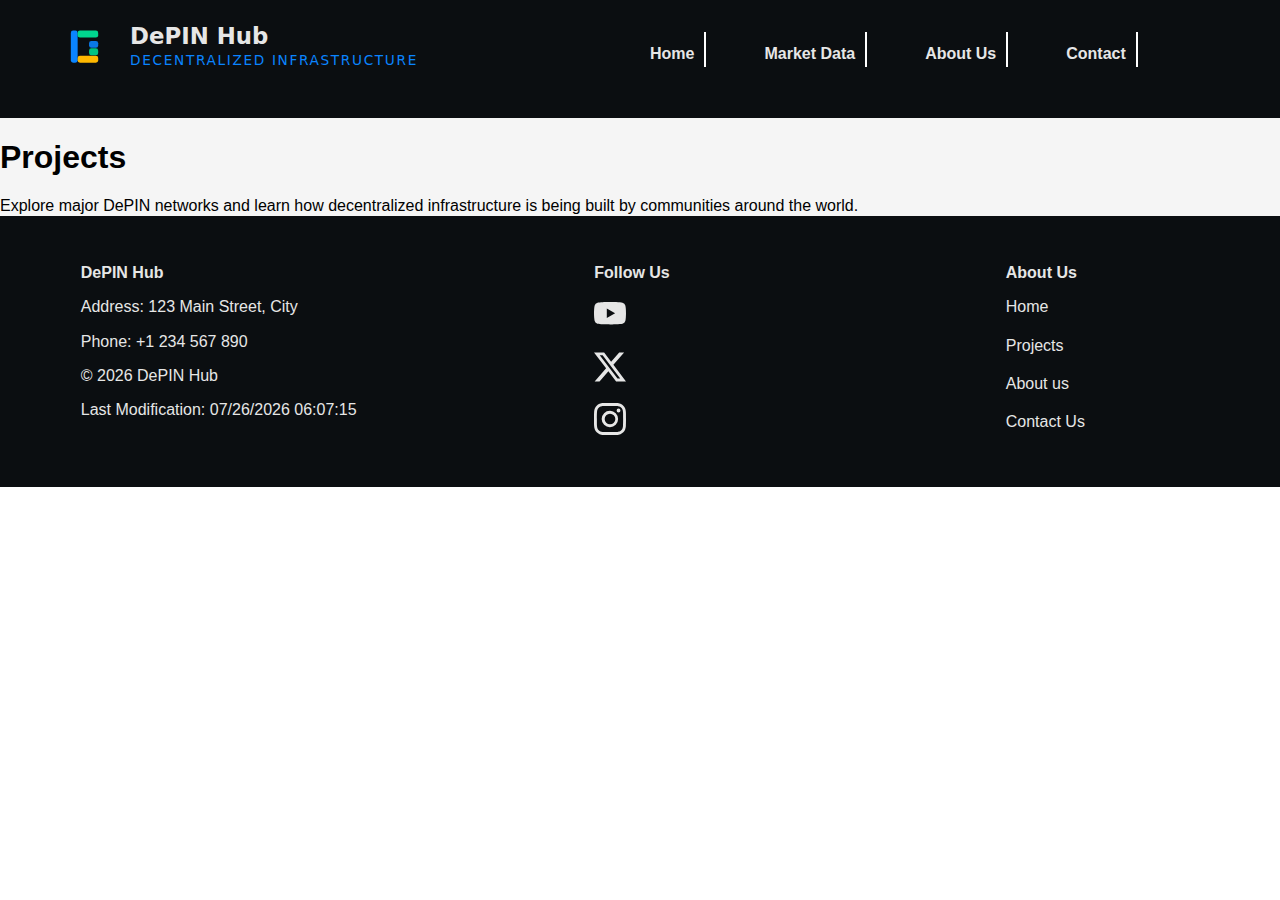
<file: finalproject/projectdirectory.html>
<!DOCTYPE html>
<html lang="en">
<head>
    <meta charset="UTF-8">
    <meta name="viewport" content="width=device-width, initial-scale=1.0">
    <meta name="description" content="">
    <meta name="author" content="Daniel Paulino">
    <title>Home Page | Depin Hub</title>
    <link rel="stylesheet" href="styles/normalize.css">
    <link rel="stylesheet" href="styles/finalbase.css">  
    <link rel="stylesheet" href="styles/finallarge.css">
    <script src="scripts/menu.js" defer></script>
    <script type="module" src="scripts/projects.js" defer></script>
    <link rel="preconnect" href="https://fonts.googleapis.com">
    <link rel="preconnect" href="https://fonts.gstatic.com" crossorigin>
    <link href="https://fonts.googleapis.com/css2?family=Montserrat:ital,wght@0,700;1,700&family=Roboto:ital@1&display=swap" rel="stylesheet">
    <link rel="icon" href="images/favicon.ico">

    <meta property="og:title" content="Home Page">
    <meta property="og:description" content="This is the Home page for DePIN Hub">
    <meta property="og:url" content="https://daniel257p.github.io/wdd231/finalproject/index.html">
    <meta property="og:image:width" content="600"> 
    <meta property="og:image:height" content="315">
    <meta property="og:image" content="https://daniel257p.github.io/wdd231/finalproject/images/logo.svg">
    <meta name="format-detection" content="telephone=no">
</head>
<body>
    <header>
        <a href="index.html">
            <img src="images/logo.svg" alt="DePIN Hub Logo" width="200" height="200">
        </a>
        <button id="ham-btn" class="humburger" title="ham-btn" aria-label="toggle navigation"></button>
    </header>
    <nav id="nav-bar" class="navigation">
        <ul>
            <li class="current"><a href="index.html">Home</a></li>
            <li><a href="marketdata.html">Market Data</a></li>
            <li><a href="aboutus.html">About Us</a></li>
            <li><a href="contact.html">Contact</a></li>
        </ul>
    </nav>
    <main class="projects-main">
    <div class="header-project">
        <h1>Projects</h1>
        <p class="page-intro">
            Explore major DePIN networks and learn how decentralized infrastructure is being built by communities around the world.</p>
    </div>
    <div class="directory-wrapper">
        <div id="project-filters" class="project-filters"></div>
        <section id="project-directory" class="project-directory"></section>
    </div>
    </main>
    <footer>
        <div class="footer-left"> 
            <h4>DePIN Hub</h4> 
            <p>Address: 123 Main Street, City</p>
            <p>Phone: +1 234 567 890</p>
            <p>&copy; <span id="currentyear"></span> DePIN Hub</p>
            <p>Last Modification:<span id="lastmodified"></span></p>
        </div> 
        <div class="footer-center"> 
            <h4>Follow Us</h4>
            <a href="#" target="_blank"><img src="images/youtube.svg" alt="YouTube Icon" width="16" height="16"></a>
            <a href="#" target="_blank"><img src="images/twitter-x.svg" alt="twitter-x Icon" width="16" height="16"></a>
            <a href="https://www.linkedin.com/in/daniel-paulinop" target="_blank"><img src="images/instagram.svg" alt="LinkedIn Icon" width="16" height="16"></a>
        </div>
        <div class="footer-right"> 
            <h4>About Us</h4>
            <a href="#">Home</a> 
            <a href="#">Projects</a> 
            <a href="#">About us</a> 
            <a href="#">Contact Us</a>  
        </div>  
    </footer>
</body>
</html>
</file>
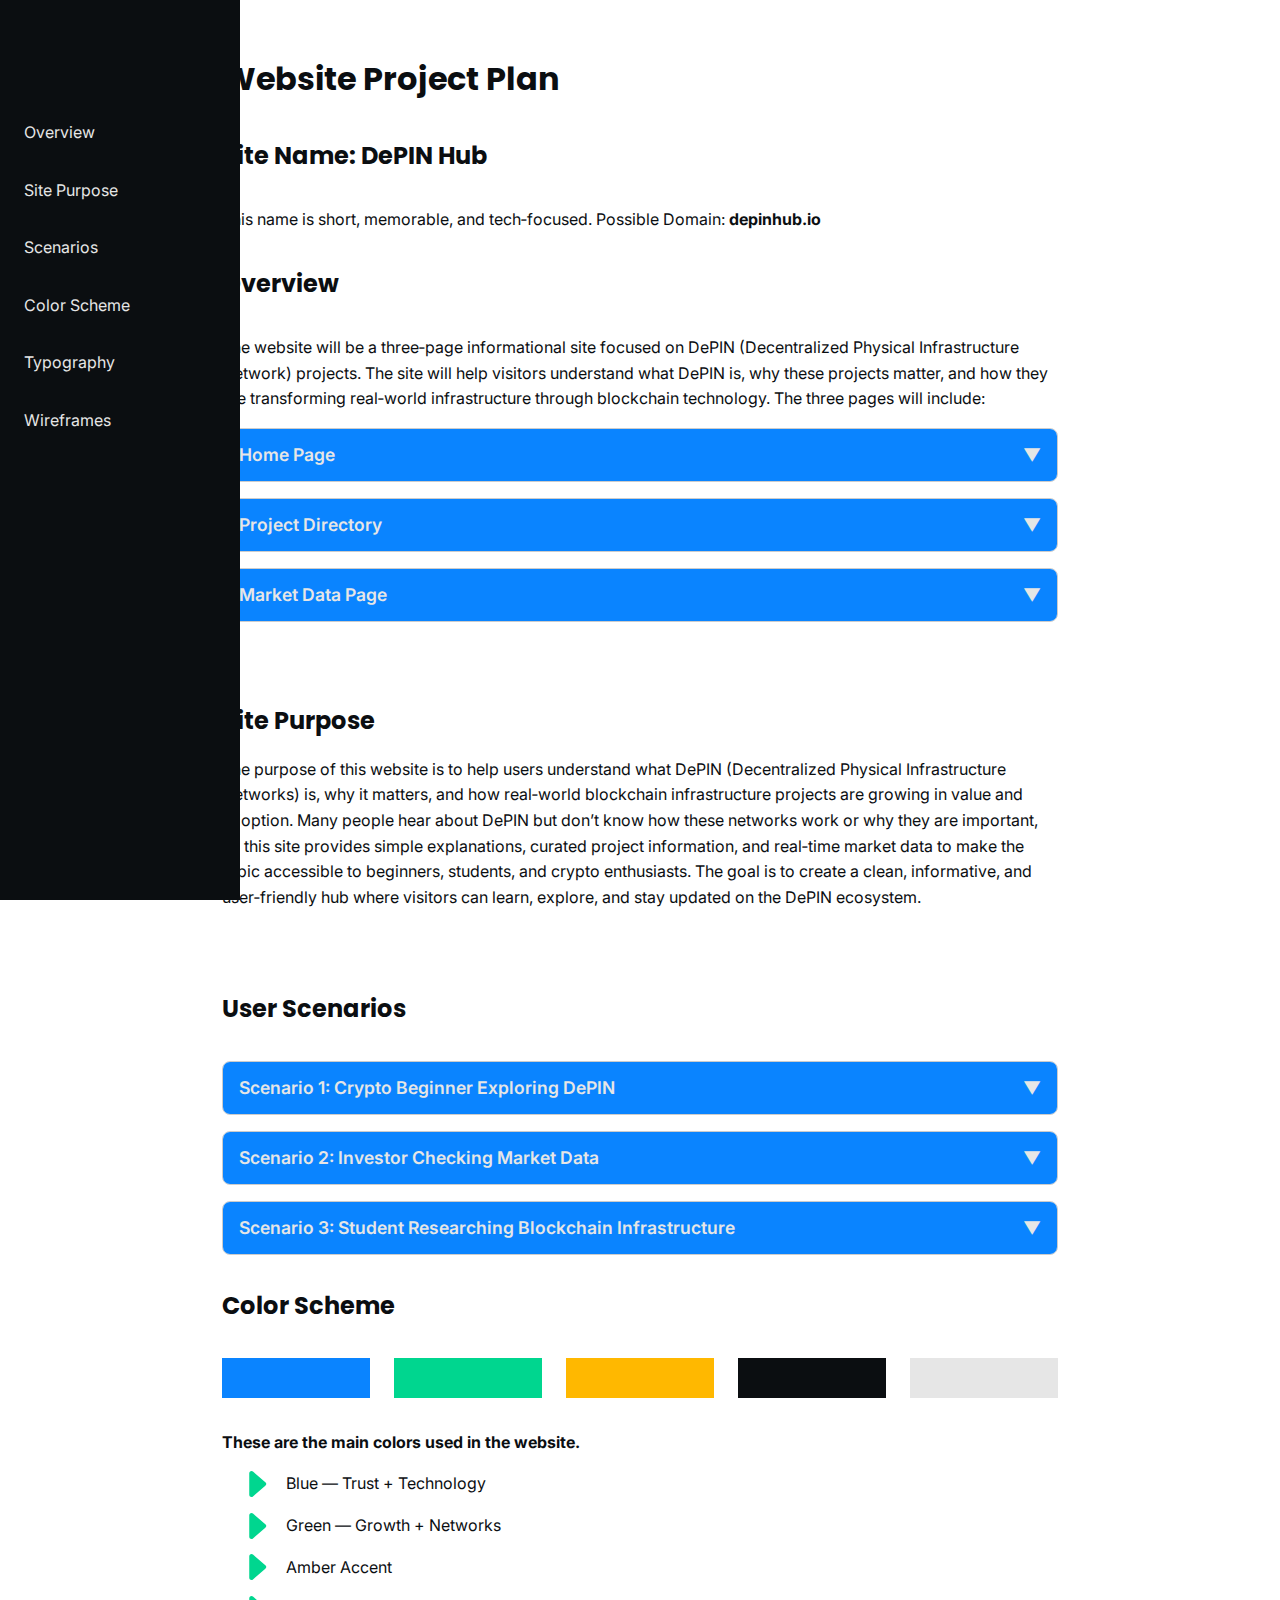
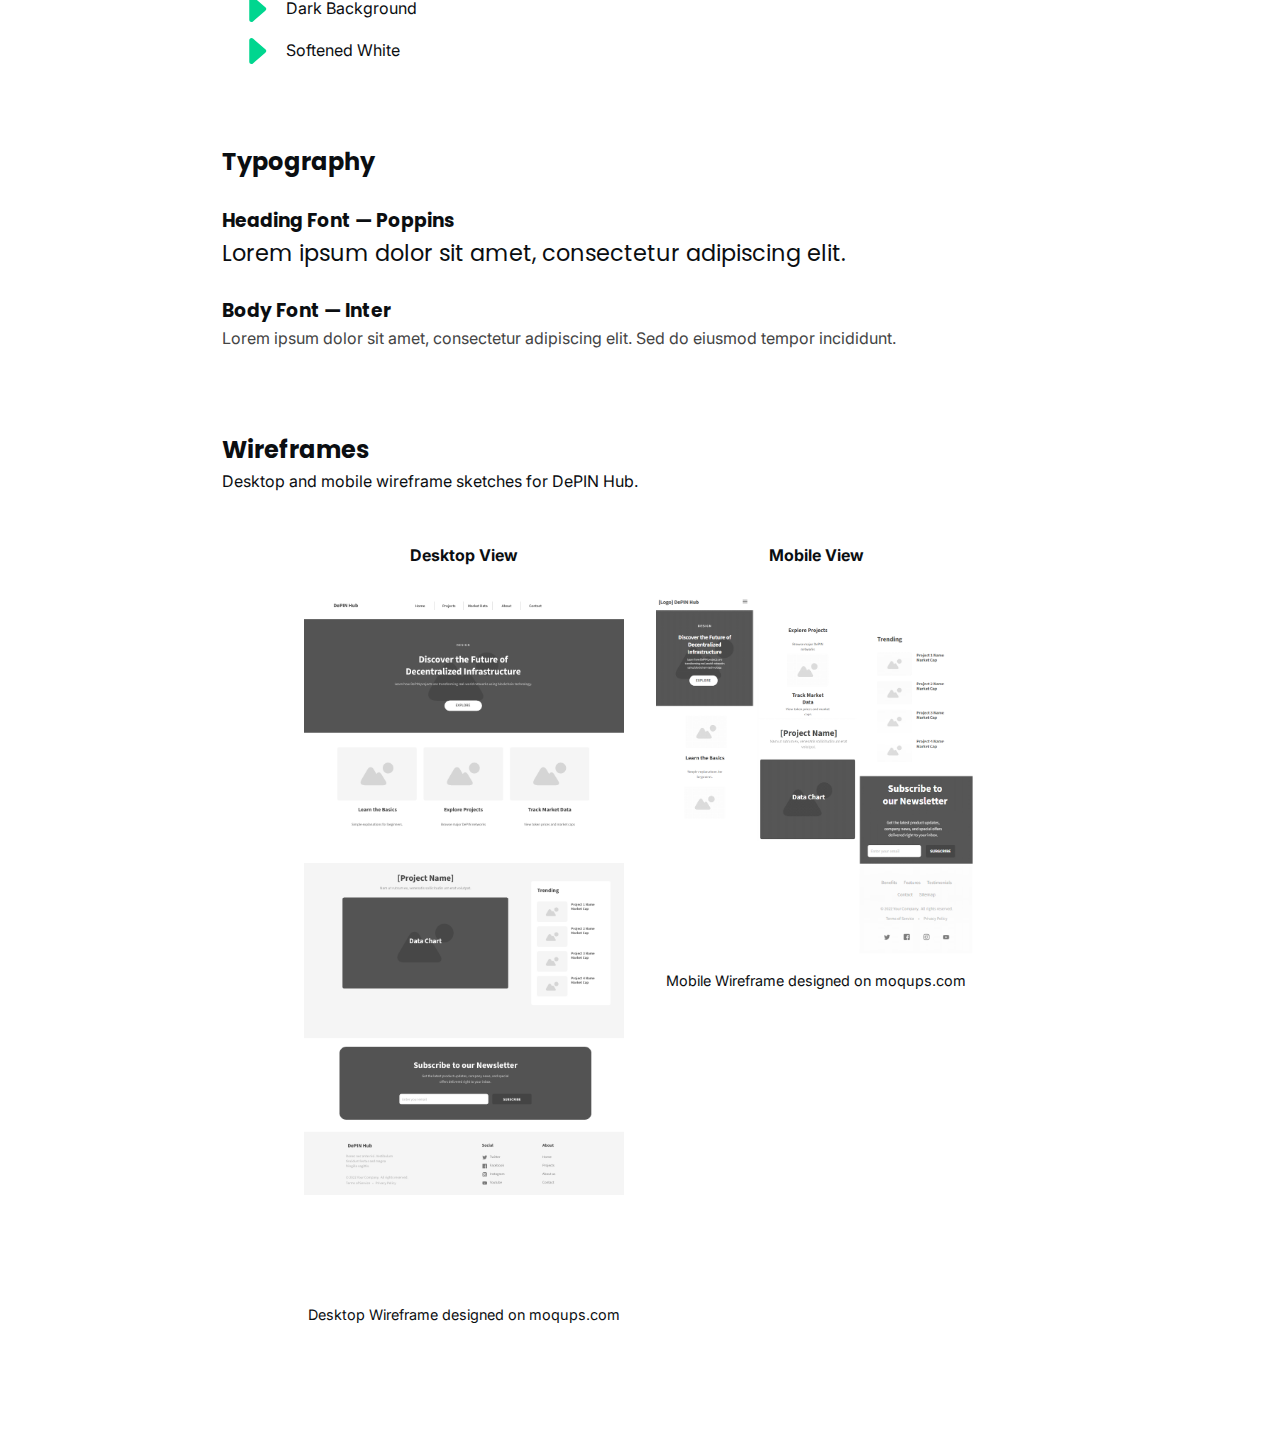
<file: finalproject/siteplan.html>
<!DOCTYPE html>
<html lang="en">
<head>
  <meta charset="UTF-8">
  <meta name="viewport" content="width=device-width, initial-scale=1.0">
  <meta name="description" content="A detailed website project plan for DePIN Hub, outlining the site’s purpose, structure, color scheme, typography, user scenarios, and wireframes for a three‑page informational site.">
  <meta name="author" content="Daniel Paulino">
  <title>Website Project Plan</title>
  <link rel="stylesheet" href="styles/normalize.css">
  <link rel="stylesheet" href="styles/base.css">
  <link rel="stylesheet" href="styles/large.css">
  <script src="scripts/siteplan.js" defer></script>
   <link rel="preconnect" href="https://fonts.googleapis.com">
    <link rel="preconnect" href="https://fonts.gstatic.com" crossorigin>
  <link href="https://fonts.googleapis.com/css2?family=Poppins:wght@400;600;700&family=Inter:wght@300;400;500;600&display=swap" rel="stylesheet">

</head>
<body>
<button class="hamburger" id="hamburgerBtn">Menu</button>
  <aside class="sidebar">
    <nav>
      <ul>
        <li><a href="#intro">Overview</a></li>
        <li><a href="#purpose">Site Purpose</a></li>
        <li><a href="#scenarios">Scenarios</a></li>
        <li><a href="#colors">Color Scheme</a></li>
        <li><a href="#typography">Typography</a></li>
        <li><a href="#wireframes">Wireframes</a></li>
      </ul>
    </nav>
  </aside>
  <main>
    <section id="intro" class="section">
        <h1>Website Project Plan</h1>
        <div class="info-block">
            <h2>Site Name: DePIN Hub</h2>
            <p>This name is short, memorable, and tech‑focused. Possible Domain:<strong> depinhub.io</strong>
        </div>

        <div class="info-block">
            <h2>Overview</h2>
            <p>The website will be a three‑page informational site focused on DePIN (Decentralized Physical Infrastructure Network) projects. The site will help visitors understand what DePIN is, why these projects matter, and how they are transforming real‑world infrastructure through blockchain technology. The three pages will include:</p>
            <div class="accordion-item"> 
                <button class="accordion-header"> Home Page <span class="arrow">▼</span></button> 
                <div class="accordion-content"> 
                    <p>The Home Page introduces DePIN, explains its purpose, and gives users a clear overview of decentralized physical infrastructure networks.</p> 
                </div> 
            </div> 
            <div class="accordion-item"> <button class="accordion-header"> Project Directory <span class="arrow">▼</span> </button> 
                <div class="accordion-content"> 
                    <p>The Project Directory lists major DePIN projects with descriptions, links, and educational resources.</p> 
                </div> 
            </div> 
            <div class="accordion-item"> <button class="accordion-header"> Market Data Page <span class="arrow">▼</span> </button> 
                <div class="accordion-content"> 
                    <p>The Market Data Page displays real-time token prices and market caps using a public crypto API.</p> 
                </div> 
            </div>
        </div>
    </section>

    <section id="purpose" class="section">
      <h2>Site Purpose</h2>
      <p>The purpose of this website is to help users understand what DePIN (Decentralized Physical Infrastructure Networks) is, why it matters, and how real‑world blockchain infrastructure projects are growing in value and adoption. Many people hear about DePIN but don’t know how these networks work or why they are important, so this site provides simple explanations, curated project information, and real‑time market data to make the topic accessible to beginners, students, and crypto enthusiasts. The goal is to create a clean, informative, and user‑friendly hub where visitors can learn, explore, and stay updated on the DePIN ecosystem.</p>
    </section>

    <section id="scenarios" class="section">
        <h2>User Scenarios</h2>
        <div class="accordion-item"> 
            <button class="accordion-header"> Scenario 1: Crypto Beginner Exploring DePIN <span class="arrow">▼</span></button> 
            <div class="accordion-content"> 
                <p>A user who has heard about DePIN on social media visits the site to understand what DePIN means, why it matters, and how these projects work in the real world.</p> 
            </div> 
        </div> 
        <div class="accordion-item"> <button class="accordion-header"> Scenario 2: Investor Checking Market Data <span class="arrow">▼</span> </button> 
            <div class="accordion-content"> 
                <p>A user wants to quickly see the current market cap, price, and ranking of major DePIN tokens to compare performance and identify trends.</p> 
            </div> 
        </div> 
        <div class="accordion-item"> <button class="accordion-header"> Scenario 3: Student Researching Blockchain Infrastructure <span class="arrow">▼</span> </button> 
            <div class="accordion-content"> 
                <p>A student writing a paper on decentralized infrastructure uses the site to find reliable explanations, project examples, and links to official documentation.</p> 
            </div> 
        </div>
     
    </section>
    <section id="colors" class="section">
        <h2>Color Scheme</h2>
        <div class="color-container">
            <div class="color" data-color="#0A84FF"></div>
            <div class="color"data-color="#00D68F"></div>
            <div class="color" data-color="#FFB800"></div>
            <div class="color" data-color="#0B0E11"></div>
            <div class="color" data-color="#E6E6E6"></div>
        </div>
        <strong>These are the main colors used in the website.</strong>
        <ul class="main-list">
            <li>
                <details>
                    <summary>Blue — Trust + Technology</summary>
                    <ul class="details">
                        <li>Main headings (H1–H2)</li>
                        <li>Key buttons such as “Learn More” or “View Projects”</li>
                        <li>Accent lines or dividers on the Home and Project Directory pages</li>
                        <li>Links and interactive elements</li>
                    </ul>
                </details>
            </li>
            <li>
                <details>
                    <summary>Green — Growth + Networks</summary>
                    <ul class="details">
                        <li>Status indicators for project categories</li>
                        <li>Icons or small UI elements related to “network growth” or “infrastructure”</li>
                    </ul>
                </details>
            </li>
            <li>
                <details>
                    <summary>Amber Accent</summary>
                    <ul class="details">
                        <li>Hover states for buttons</li>
                        <li>Small highlight elements (badges, tags, labels)</li>
                    </ul>
                </details>
            </li>
            <li>
                <details>
                    <summary>Dark Background</summary>
                    <ul class="details">
                        <li>Card containers on the Market Data page</li>
                        <li>Header and footer background</li>
                    </ul>
                </details>
            </li>
            <li>
                <details>
                    <summary>Softened White</summary>
                    <ul class="details">
                        <li>Body text on dark Background</li>
                        <li>Navigation menu text</li>
                        <li>Main brackground</li>
                    </ul>
                </details>
            </li>
        </ul>
    </section>

    <section id="typography" class="section">
      <h2>Typography</h2>

      <div class="type-preview">
        <h3>Heading Font — Poppins</h3>
        <p class="font-heading">Lorem ipsum dolor sit amet, consectetur adipiscing elit.</p>

        <h3>Body Font — Inter</h3>
        <p class="font-body">Lorem ipsum dolor sit amet, consectetur adipiscing elit. Sed do eiusmod tempor incididunt.</p>
      </div>
    </section>
    <section id="wireframes" class="wireframes">
      <h2>Wireframes</h2>
     <p>Desktop and mobile wireframe sketches for DePIN Hub.</p> 
     <div class="wireframes-grid"> 
        <figure class="wireframe-item"> 
            <strong>Desktop View</strong>
            <img src="images/desktop_version.png" alt="Desktop wireframe"> 
            <figcaption>Desktop Wireframe designed on moqups.com</figcaption> 
        </figure> 
        <figure class="wireframe-item"> 
            <strong>Mobile View</strong>
            <img src="images/mobile_version.png" alt="Mobile wireframe"> 
            <figcaption>Mobile Wireframe designed on moqups.com</figcaption> 
        </figure> 
    </div>
    </section>
  </main>
</body>
</html>
</file>
<file: styles/base.css>
* {
    box-sizing: border-box;
}

/***************** Header Styles *********************/
header {
    display: grid;
    grid-template-columns: 24px auto 44px;
    padding: 5px 0 5px 10px;
    align-items: end;
    border-bottom: solid 1px #ddd;
    column-gap: 8px;
}

header img {
    display: block;
    width: 100%;
    height: auto;
}

header span {
    font-size: 1.2rem;
    color: #005461;
}

/***************** Hamburger Navigation *********************/
.humburger {
    background: none;
    border: none;
    font-size: 1.5rem;
    color: #005461;
    cursor: pointer;
    font-family: Verdana, Geneva, Tahoma, sans-serif;
}

.humburger::before {
    content: "\2630";
}

.humburger.show::before {
    content: "\2715";
}

/***************** Navigation  *********************/

.navigation {
    display: none;
}

.navigation.show {
    display: block;
}

.navigation ul {
    list-style: none;
    margin: 0;
    padding: 0;
}

.navigation a {
    display: block;
    padding: .8rem 10px;
    color: #005461;
    text-decoration: none;
    border-bottom: solid 1px #ddd;
}

.navigation li.current {
    background-color: #ddd;

}

.navigation a:hover {
    background-color: #249E94;
    color: white;
}

h1 {
    margin-left: 10px;
    color: #005461;
}
main { 
    padding: 1rem; 
}
/***************** Sections  *********************/
section { 
    background-color: #f7f7f7; 
    margin-bottom: 1.5rem; 
    border-radius: 8px; 
    box-shadow: 0 2px 4px rgba(0,0,0,0.1); 
}
section p {
    padding: 0 1rem 1rem 1rem;
    color: #333;
    line-height: 1.5;
}

section h2 { 
    margin: 0; 
    padding: 0.75rem 1rem;
    font-size: 1.4rem; 
    color: #333; 
    text-align: center;
    background-color: #ddd;
    display: block;
}

section img {
    display: block;
    margin: 1rem auto;
    border-radius: 8px;
}

.filters {
    text-align: center;
    margin: 2rem 0 2rem 0;
}

.filters button {
    background-color: #005461;
    color: white;
    border: none;
    padding: 10px 5px;
    margin: 0 5px;
    border-radius: 5px;
    cursor: pointer;
}

.filters button:hover {
    background-color: #003f4a;
}

.course-card {
    border: solid 1px #ddd;
    border-radius: 8px;
    width: 100%;
    padding: 20px;
    margin: 10px;
    text-align: center;
}

.filters button.active {
    background-color: #249E94; 
    color: white;
}
#courseContainer {
    justify-items: center;
}
#totalCredits {
    font-weight: bold;
}

#completedCourses {
    border-bottom: #2e8b56 solid 2px;
    font-weight: bold;
}
#incompleteCourses {
    border-bottom: #81818177 solid 2px;
}
.course-card:hover {
    background-color: rgba(00, 54, 61, 0.2);
    color: #003f4a;
    box-shadow: 0 4px 8px rgba(0, 0, 0, 0.1);
    transform: translateY(-5px);
    transition: all 0.3s ease;
}

.course-card.completed{
        border-left: 6px solid #2e8b56; 
}
.course-card.incomplete {
        border-left: 6px solid #81818177; 
}

/***************** Footer  *********************/
footer {
    background-color: #ddd;
    padding: 1rem 10px;
    text-align: center;
    font-size: 0.8rem;
    color: #005461;
    border-top: solid 1px #ddd;
}

.social {
    display: flex;
    justify-content: center;
    column-gap: 8px;
}

.social a {
    display: flex;
    justify-content: center;
    align-items: center;
    width: 44px;
    height: 44px;
    border: #ccc solid 1px;
    border-radius: 22px;
}

.social img {
    width: 24px;
    height: 24px;
}

.social a:hover {
    background-color: #005461;
}
</file>
<file: styles/larger.css>
@media only screen and (min-width: 38rem) {
    header,main,nav,footer {
        max-width: 900px;
        margin: 0 auto;
    }

    header {
        grid-template-columns: 24x auto;
    }
.humburger {
    display: none;
}
.navigation {
    display: block;
    border-bottom: solid 1px #ddd;
}
.navigation ul {
    display: flex;
}
.navigation a {
    border: none;
}

main { 
    max-width: 900px; 
    margin: 0 auto; 
    display: grid; 
    grid-template-columns: repeat(2, 1fr); 
    gap: 2rem; 
} 
section { 
    margin: 0; 

} 
section h2 { 
    font-size: 1.6rem; 
    text-align: center;
    background-color: #ddd;
    grid-column: 1/2;   
}
.full-width { 
    grid-column: 1 / -1; 
}

.filters {
    text-align: center;
    margin: 1rem;
}

.filters button {
    background-color: #005461;
    color: white;
    border: none;
    padding: 10px 15px;
    margin: 0 50px;
    border-radius: 5px;
    cursor: pointer;
}

.filters button:hover {
    background-color: #003f4a;
}

.filters button.active {
    background-color: #249E94; 
    color: white;
}

#courseContainer {
    justify-items: center;
}
.course-card {
    border: solid 1px #ddd;
    width: 100%;
    border-radius: 8px;
    padding: 20px;
    margin: 10px;
    text-align: center;
}
#totalCredits {
    font-weight: bold;
}

}
</file>
<file: chamber/styles/base.css>
* {
    box-sizing: border-box;
    font-family: "open sans", sans-serif;
    margin: 0;
}

:root {
    --primary-color: rgb(11, 44, 74);
    --secondary-color: rgb(201, 164, 76);
    --call-to-action-color: rgb(190, 31, 59);
    --font-color: rgb(51, 51, 51);
    --background-color: #f5f5f5;
    --header-font: rgb(0, 0, 0);
    --header-background: rgb(232, 232, 232);
    --body-background: rgb(232, 232, 232);
    --body-font: rgb(0, 0, 0);
    --body-card: rgb(201, 164, 76);
    ;
}

/* Header  */
header {
    color: var(--header-font);
    background-color: var(--header-background);
    display: grid;
    grid-template-columns: 48px 1fr auto;
    padding: 5px 10px 5px 10px;
    align-items: end;
    border-bottom: solid 1px #ddd;
    column-gap: 8px;
}

header img {
    display: block;
    width: 100%;
    height: auto;
}

header span {
    font-size: 1.2rem;
    color: var(--primary-color);
    margin-bottom: .8rem;
}

/* Hamburger Navigation */

.humburger {
    background: none;
    border: none;
    font-size: 1.5rem;
    color: var(--primary-color);
    cursor: pointer;
    font-family: "open sans", sans-serif;
    margin-bottom: .8rem;
}

.humburger::before {
    content: "\2630";
}

.humburger.show::before {
    content: "\2715";
}

/***************** Navigation  *********************/

.navigation {
    display: none;
}

.navigation.show {
    display: block;
}

.navigation ul {
    display: flex;
    list-style: none;
    margin: 0;
    padding: 0;
    flex-direction: column-reverse;
}

.navigation a {
    font-weight: bold;
    display: block;
    padding: .8rem 10px;
    color: var(--primary-color);
    text-decoration: none;
    border-bottom: solid 1px #ddd;
}

.navigation li.current {
    background-color: var(--header-background);

}

.navigation a:hover {
    background-color: var(--secondary-color);
    color: var(--primary-color);
}

main {
    background-color: var(--body-background);
    padding: 1rem 1rem;
}

h1 {
    margin: 0;
    color: var(--primary-color);
    padding: 1rem;
}

/*----------------home page hero image------------ */

.hero {
    position: relative;
}

.hero::after { 
    content: ""; 
    position: absolute; 
    inset: 0; 
    background: rgba(0, 0, 0, 0.45); 
    z-index: 1; 
}
.hero * { 
    position: relative; 
    z-index: 1; 
 }


.hero picture img {
    width: 100%;
    height: 100%;
    object-fit: cover;
    display: block;
}

.hero-text {
    position: absolute; 
    top: 5%; left: 2%; 
    display: flex; 
    flex-direction: column; 
    align-items: center;
    z-index: 2;
}

.hero a {
    position: absolute;
    font-size: small;
    top:85%;
    left: 75%;
    transform: translate(-75%, -75%);
    z-index: 10;
    background-color: var(--call-to-action-color);
    padding: .5rem 1rem;
    border-radius: 6px;
    color: var(--background-color);
    text-decoration: none;
}
#heroTitle, #heroSubtitle { 
    position: static; 
    color: white; 
}

.hero a:hover {
    background-color: var(--primary-color);   
}

.card {
    border-radius: 12px;
    padding: 16px;
    width: 100%;
    display: flex;
    flex-direction: row;
    align-items: center;
    gap: 12px;
    border: 1px solid rgba(60, 10, 10, 0.1);
    overflow-wrap: break-word;
}

.images img {
    margin: 1rem;
    width: 90%;
    aspect-ratio: 14/9;
    object-fit: cover;
    object-position: center;
    display: block;
    overflow: hidden;
}

/* Directory */
.directory-list {
    display: flex;
    flex-direction: column;
    gap: 12px;
}

.directory-list .card {
    display: flex;
    flex-direction: row;
    justify-content: space-between;
    color: var(--font-color);
}

.directory-list .card:nth-child(odd) {
    background-color: var(--body-card);
}

.directory-list .images {
    display: none !important;
}

.directory-list .card>div :nth-child(4) {
    position: relative;
    z-index: 2;
    text-decoration: none;
    color: var(--font-color);
    font-weight: bold;
}

.directory-list .card>div {
    margin: 1rem;

}

.directory-grid {
    display: flex;
    flex-direction: column;
    gap: 12px;
}

.directory-grid .card {
    display: grid;
    grid-template-rows: auto auto auto auto;
    background-color: white;
    align-items: center;
    text-align: center;
}

.directory-grid .card>div p {
    padding: 1rem;
    width: 100%;
    height: 70px;
}

.directory-grid .card>div :nth-child(4) {
    background-color: var(--primary-color);
    text-decoration: none;
    padding: 1rem;
    margin-top: 1rem;
    display: block;
    color: white;
}

.directory-grid .card>div :nth-child(4):hover {
    background-color: var(--secondary-color);
    color: white;
}

.display-method {
    position: relative;
    background-color: var(--background-color);
    border-radius: 12px;
    padding: 4px;
    box-shadow: 0 8px 16px 0 rgba(0, 0, 0, 0.1), 0 24px 51px 0 rgba(0, 0, 0, 0.19);
    display: inline-flex;
}

.display-method button {
    all: unset;
    cursor: pointer;
    position: relative;
    padding: 8px 16px;
    z-index: 2;
    transition: transform 0.2s ease;
}

.display-method::before {
    content: '';
    position: absolute;
    top: 4px;
    left: 4px;
    width: calc(50% - 4px);
    height: calc(100% - 8px);
    background-color: var(--secondary-color);
    border-radius: 10px;
    transition: transform 0.3s cubic-bezier(0.4, 0, 0.2, 1);
    z-index: 1;
}

.display-method.list-active::before {
    transform: translateX(100%);
}

.display-method button:hover {
    transform: scale(1.05);
}

.directory-control {
    margin-bottom: 10px;
    color: var(--body-font);
    font-weight: bold;
}

/* Sections for Events,Weather and Spotlight  */

.weather-section {
    display: grid;
    background-color: rgb(255, 255, 255);
    padding: 1.2rem;
    border-radius: 12px;
    box-shadow: 0 3px 10px rgba(0,0,0,0.12);
    grid-template-columns: 1fr;
    gap: 1rem;
    margin-bottom: 2rem;
}

.event-card , .weather-card , .weatherForecast-card{
    background: var(--body-background);
    border: 1px solid rgba(0, 0, 0, .10);
    border-radius: var(--radius);
    padding: 1rem;
    box-shadow: var(--shadow);
    margin: 1rem ;
    text-align: center;
}

.weather-card h1 {
    display: block; 
    width: 100%;
    margin-bottom: 1rem;
    border-bottom: solid 2px #333;
    font-size: x-large;
}


/* weather forecast  */

.weatherForecast-card h1 {
    display: block; 
    width: 100%;
    margin-bottom: 1rem;
    border-bottom: solid 2px #333;
    font-size: x-large;
}

#forecast {
    display: grid; 
    grid-template-columns: 1fr;
     gap: 1rem; 
     margin-top: 1rem; 
} 

.forecast-card {
    background-color: var(--primary-color); 
    padding: 1rem; 
    border-radius: 12px;
    box-shadow: 0 4px 12px rgba(0, 0, 0, 0.1); 
    text-align: center; 
    color: white;
} 

.forecast-card h2 { 
    font-size: 1.2rem; 
    margin-bottom: 0.5rem;
 } 

 .forecast-card p { 
    font-size: 1rem;
    margin: 0; 
}


.weather-container {
     float: left;
      align-items: center; 
      gap: 1rem;
 }
.weather-text {
    flex-direction: row;
    justify-content: center;
}

.weather-text, h2#town {
    color: var(--primary-color);
}
.weather-text, p#temperature {
    font-size: 2rem;
    color: var(--primary-color);
}


.weather-text, p#description {
    font-size: 1.3rem ;
}

/* Spotlight Section  */


.spotlight-card {
    background: #ffffff;
    padding: 1.2rem;
    border-radius: 12px;
    box-shadow: 0 3px 10px rgba(0,0,0,0.12);
    margin-bottom: 1.5rem;
}

.spotlight-card h2 {
    text-align: center;
    margin-bottom: 1rem;
    font-size: 1.3rem;
    color: #333;
}

.spotlight-content {
    display: flex;
    flex-direction: column; /* mobile */
    gap: 1rem;
    align-items: center;
}

.spotlight-content img {
    width: 150px;
    height: auto;
    border-radius: 10px;
}

.spotlight-text p {
    margin: 0.3rem 0;
}

.spotlight-text a {
    display: inline-block;
    margin-top: 0.4rem;
    color: #0066cc;
    text-decoration: none;
    font-weight: bold;
}

















/* Footer */

footer {
    display: grid;
    grid-template-columns: auto;
    background-color: var(--primary-color);
    color: white;
    text-align: center;
    padding: 1rem 0;
    row-gap: 2rem;
    min-height: 120px;
}

.social {
    display: flex;
    justify-content: center;
    gap: 1rem;

}

.social img {
    margin-top: 1rem;
    width: 2.5rem;
    height: auto;
}

.textcontent {
    margin-top: 1rem;
    display: flex;
    flex-direction: column;
    row-gap: 0.5rem;
}
</file>
<file: chamber/styles/larger.css>
@media only screen and (min-width: 38rem) {
header,main,nav,footer {
    max-width: 1400px;
    margin: 0 auto;
    }

header {
    grid-template-columns: 48px auto 1fr;
    }
.humburger {
    display: none;
}
.navigation {
    display: block;
    border-bottom: solid 1px #ddd;
    min-height: 0;
}
.navigation ul {
    display: flex;
    flex-direction: row-reverse;
}
.navigation a {
    border: none;
}

main { 
    grid-template-columns: repeat(2, 1fr); 
    gap: 2rem; 
} 
.directory-control {
    display: flex;
    grid-column: 1 / -1;
    justify-content: center;
}
 footer {
    grid-template-columns: 1fr auto 1fr;
    }
.directory-grid {
    display: grid;
    grid-template-columns: repeat(4, 1fr);
    }
.directory-list .card >div {
    display: flex;
    flex-direction: row;
    align-items: center;
    gap: 2.5rem;
    }

    /*----------------home page hero image------------ */
.hero picture img {
    aspect-ratio: 2.5/.8;
    }

#heroTitle{
    top:8%;
    left:5%;
}
#heroSubtitle{
    top:25%;
    left:6.5%;

}

.hero a {
    position: absolute;
    font-size: large;
    top:75%;
    left: 85%;
    transform: translate(-75%, -35%);
    z-index: 10;
    background-color: var(--call-to-action-color);
    padding: .5rem 2rem;
    border-radius: 6px;
    color: var(--background-color);
    text-decoration: none;
}

.weather-section {
    grid-template-columns: 2fr 1fr 1fr;
}

#spotlights { 
    display: grid; 
    grid-template-columns: repeat(3, 1fr); 
    gap: 1.5rem;
}
#forecast { 
    padding-top: 1.5rem;
    grid-template-columns: repeat(3, 1fr);
 }


}
</file>
<file: finalproject/styles/finalbase.css>
* {
    box-sizing: border-box;
    font-family: "open sans", sans-serif;
    margin: 0;
    padding: 0;
}

:root {
    --primary-color: #0A84FF;
    --secondary-color: #00D68F;
    --seconady-color-opacity:rgb(0, 214, 143, 0.1); 
    --accent-color: #FFB800;
    --background-color: #0B0E11;
    --text-color:#E6E6E6;
    --secondbackground-color: var(--text-color);
    --secondtext-color:var(--background-color);
    --radius: 12px;
    --shadow: 0 3px 10px rga(0,0,0,0,.12);
}

/* ===================================
Header DePIN Hub
=================================== */
header {
    color: var(--header-font);
    background-color: var(--background-color);
    display: grid;
    grid-template-columns: auto 48px;
    padding: 10px 10px 5px 10px;
    align-items: end;
    column-gap: 8px;
    align-items: center;
}

header img {
    display: block;
    height: auto;
}

/* ===================================
Hamburger Navigation (MOBILE)
=================================== */

.humburger {
    background: none;
    border: none;
    font-size: 1.5rem;
    color: var(--primary-color);
    cursor: pointer;
    margin-bottom: .8rem;
}

.humburger::before {
    content: "\2630";
}

.humburger.show::before {
    content: "\2715";
}

.navigation {
    display: none;
}

.navigation.show {
    display: block;
}

.navigation ul {
    background-color: var(--background-color);
    display: flex;
    list-style: none;
    margin: 0;
    padding: 0;
    flex-direction: column;
}

.navigation li.current {
    background-color: var(--primary-color);
}
.navigation a {
    font-weight: bold;
    display: block;
    padding: .8rem 10px;
    color: var(--text-color);
    text-decoration: none;
    border-bottom: solid 1px #ddd;
}

.navigation a:hover {
    background-color: var(--secondary-color);
    color: var(--secondtext-color);
}

.hero {
    position: relative;         
    width: 100%;                
    height: 50vh;              
    min-height: 300px;         
    overflow: hidden;           
    margin: 0;                  
}


.hero::after {
    content: "";
    position: absolute;
    inset: 0;                   
    background: rgba(0, 0, 0, 0.65); 
    z-index: 1;
}

.hero picture,
.hero picture img {
    position: absolute;        
    inset: 0;
    width: 100%;
    height: 100%;
    object-fit: cover;          
    object-position: center;    
    display: block;
    z-index: 0;                 
}


.hero-text {
    position: absolute;
    inset: 0;                   
    z-index: 2;                
    display: flex;
    flex-direction: column;
    justify-content: center;   
    align-items: center;        
    text-align: center;
    color: white;               
    padding: 1.5rem;
    gap: 1rem;
    line-height: 1.5;
}


.hero-text h1 {
    font-size: clamp(2rem, 6vw, 4.5rem); 
    margin: 0;
}

.hero-text p {
    font-size: clamp(.9rem, 2vw, 1rem);
    max-width: 700px;
    margin: 0.5rem 0 1.5rem;
}

.cta { 
    display: inline-block; 
    padding: .55rem 1.5rem; 
    background: #0A84FF; 
    color: white; 
    border-radius: 6px; 
    text-decoration: none; 
    font-weight: 600;
    margin-bottom: 1rem; 
}

/* ---------------------- */ /* MAIN CONTENT */ /* ---------------------- */ 

main { 
    display: grid;
    background-color: whitesmoke;
} 

 /* FEATURES */ 

 .features { 
    padding: 2rem 1.25rem; 
    display: flex; 
    text-align: center;
    flex-direction: column;
    gap: 1.5rem; 
    margin-bottom: 2rem;
} 

.feature h3 { 
    font-size: 1.2rem; 
    margin-bottom: .25rem; 
}

/* =======================
    PROJECT + TRENDING  
========================== */
.content-grid {
  display: flex;
  flex-direction: column;
  gap: 2rem;
  margin-bottom: 2rem;
}

.project-card { 
    width: 90%;
    justify-self: center;
    text-align: center;
    color: var(--text-color);
    background: var(--background-color); 
    padding: 1.5rem; 
    margin: 1rem auto;
    border-radius: 10px; 
}
#projectChart {
    max-width: 100%;
    height: auto;
}

.trending {
    color: var(--text-color);
    border-radius: 8px;
    padding: 1rem;
    margin: 1rem;
    background-color: var(--background-color);
}
.trending ul { 
    padding: 0;
    list-style: none; 
    display: flex; 
    flex-direction: column; 
    gap: .75rem; 
}

.trending h3 {
    text-align: center;
    margin-bottom: 2rem;
}

.trending-list li {
  display: grid;
  grid-template-columns: .2fr 1fr 1fr 1fr;
  padding: 0.5rem 0;
  border-bottom: 1px solid #222;
  align-items: center;
}

.t-name {
  font-weight: 600;
  cursor: pointer;
}

.t-mcap {
  text-align: right;
  opacity: 0.8;
}

.t-growth {
  text-align: right;
  font-weight: 600;
}

.t-growth.positive {
  color: #4caf50;
}

.t-growth.negative {
  color: #e53935;
}

.t-logo {
    width: 24px;
    height: 24px;
    border-radius: 4px;
    margin-right: 0.5rem;
}

.trending-header {
  display: grid;
  text-align: center;
  grid-template-columns: 1.2fr 2fr 1fr;
  padding: 0.4rem 0;
  margin-bottom: 0.5rem;
  font-size: 0.85rem;
  font-weight: 600;
  color: #aaa;
  border-bottom: 1px solid #222;
}

 /* NEWSLETTER */ 
 .newsletter { 
    color: var(--text-color);
    background-color: var(--background-color);
    justify-self: center;
    width: 70%;
    margin-bottom: 2rem;
    border-radius: 8px;
    padding: 2rem 1.25rem; 
    text-align: center; 
}

.newsletter h3 {
    margin-bottom: 2rem;
}

.newsletter form { 
    margin-top: 1rem; 
    display: flex; 
    flex-direction: column; 
    gap: .75rem; 
}
.newsletter input { 
    padding: .75rem; 
    border-radius: 6px; 
    border: none; 
}
.newsletter button { 
    padding: .75rem; 
    background: #00D68F; 
    border: none; 
    border-radius: 6px; 
    color: #0B0E11; 
    font-weight: 600; 
}

/* ========================
        FOOTER 
======================== */

 footer { 
    color: var(--text-color);
    background-color: var(--background-color);
    padding: 2rem 1.25rem; 
    text-align: center; 
    justify-items: center; 
    display: flex; 
    flex-direction: column; 
}

.footer-center, .footer-right, .footer-left {
    display: flex;
    flex-direction: column;
    gap: 1rem;
    align-items: center; 
    text-align: center;
    margin: 1rem;
    margin-left: 0;
}

.footer-center img {
    width: 2rem;
    height: auto;
}

.footer-right a {
    text-decoration: none;
    color: var(--text-color);
}

.footer-right a {
    position: relative;
    display: inline-block;
    padding-bottom: 4px;
    color: var(--text-color);
    text-decoration: none;
}

.footer-right a::after {
    content: "";
    position: absolute;
    left: 0;
    bottom: 0;
    height: 2px;
    width: 0;
    background-color: var(--accent-color);
    transition: width 0.3s ease;
}

.footer-right a:active::after, 
.footer-right a:hover::after {
    width: 100%;
}

.footer-center img:hover {
    gap: 2rem;
    transform: scale(1.1);
    filter: invert(39%) sepia(93%) saturate(2470%) hue-rotate(186deg) brightness(103%) contrast(102%)
}
</file>
<file: finalproject/styles/finallarge.css>
@media only screen and (min-width: 38rem) {
header,main,nav,footer {
    max-width: 1400px;
    margin: 0 auto;
    }

header {
    display: grid;
    grid-template-columns: 1fr 2fr;
    align-items: center;
}
header img { 
    width: 100%;
    justify-self: start; 
    height: auto; 
}

.humburger {
    display: none;
}
.navigation {
    display: block;
    justify-self: center;
}
.navigation ul {
    position: absolute;
    top: 2rem;
    display: flex;
    gap: 3rem;
    flex-direction: row;
}
.navigation a {
    border-right: solid 2px white;
    border-bottom: none;
    padding-bottom: 4px; 
    position: relative; 
    display: inline-block; 
}

.navigation a:hover::after { 
    width: 100%; 
    
}

.navigation a:hover { 
    border-right-color: var(--accent-color);
    transition-delay: 0.20s; 
    background-color: transparent; 
    color: var(--accent-color); 
}

.navigation li.current {
    background-color: transparent; 
    color: var(--text-color);
}

.navigation a::after { 
    content: ""; 
    position: absolute; 
    left: 0; 
    bottom: 0; 
    height: 2px;
    width: 0; 
    background-color: var(--accent-color); 
    transition: width 0.3s ease; 
} 

.content-grid {
    display: grid;
    grid-template-columns: 2fr 1fr; 
    gap: 2rem;
}

.project-card {
  margin-top: 8rem;  
  display: flex;
  flex-direction: column;
  height: 30vh;
}

.chart-container {
  flex: 1;
  width: 100%;
  height: 100%;
  min-height: 250px;
}

.trending {
    grid-column: 2; 
    margin-right: 3rem;
}

dialog {
    position: fixed;
    top: 50%;
    left: 50%;
    transform: translate(-50%, -50%);
} 
.market-layout {
    flex-direction: column;
}

footer { 
    display: grid; grid-template-columns: 1fr 1fr 1fr; 
} 

.footer-left, .footer-center, .footer-right { 
    align-items: flex-start; 
    text-align: left;
} 

.footer-left ul, .footer-center ul, .footer-right ul { 
    align-items: flex-start; 
}
 
.features {
     grid-template-columns: repeat(3, 1fr); 

} 
.feature { 
    height: 80px; 
}
.projects-main h1 p{
    margin: 4rem;
}
#market-sectors {
    grid-template-columns: repeat(2, 1fr);
}


#market-sectors {
    grid-template-columns: repeat(3, 1fr);
}

.modal-content {
    padding: 1.5rem;
}

.modal-header img {
    width: 52px;
    height: 52px;
}

.modal-header h2 {
    font-size: 1.5rem;
}

}
</file>
<file: styles/prophets.css>
* {
    box-sizing: border-box;
    margin: 0;
    padding: 0;
}

body {
    font-family: Arial, sans-serif;
    background-color: #f4f4f4;
    color: #333;
    line-height: 1.6;
    padding: 20px;
}

section {
    background-color: #b9b9cc;
    padding: 0.5rem;
    border-radius: 8px;
    box-shadow: 0 2px 5px rgba(0,0,0,0.1);
    text-align: center;
}
section h2 {
    color: #43436d;
    margin: 10px;
    padding: 15px;
    position: relative;
}

section p{
    margin: 10px 0;
    font-size: 1.1em;
    color: black;
}

section img {
    width: 70%;
    height: auto;
    border-radius: 4px;
}

header {
    text-align: center;
    margin-bottom: 40px;
}

header h1 {
    color: #4d4e93;
    font-size: 2.5em;
    margin-bottom: 10px;
}

.container {
    display: grid;
    grid-template-columns: repeat(auto-fit, minmax(300px, 1fr));
    gap: 1rem;
    padding: 1rem;
}

footer {
    text-align: center;
    margin-top: 40px;
    color: #666;
}
</file>
<file: finalproject/styles/base.css>
* {
  margin: 0;
  padding: 0;
  box-sizing: border-box;
  max-width: 100%;
}
:root {
    --primary-color: #0A84FF;
    --secondary-color: #00D68F;
    --accent-color: #FFB800;
    --background-color: #0B0E11;
    --secondbackground-color: var(--text-color);
    --text-color:#E6E6E6;
    --secondtext-color:var(--background-color);
}

h1, h2, h3, .font-heading {
  font-family: "Poppins", sans-serif;
}

body, p, li, .font-body {
  font-family: "Inter", sans-serif;
}

body {
  background: white;
  color: var(--secondtext-color);
  line-height: 1.6;
  display: flex;
}

.sidebar { 
  position: fixed; 
  left: -100%; 
  top: 0; 
  width: 100vw; 
  height: 100vh; 
  background: var(--background-color); 
  padding: 2rem 1rem; 
  color: white; 
  transition: left 0.3s ease; 
  z-index: 1000;
 }

.sidebar.open { 
  left: 0; 
} 

body.menu-open {
  height: 100%; 
  position: fixed; 
  width: 100%;
  overflow: hidden;
}

.hamburger {
position: fixed; 
top: 1rem; 
left: 0; 
background: var(--primary-color); 
color: white; 
border: none; 
padding: 0.5rem 0.7rem; 
border-radius: 0 6px 6px 0; 
cursor: pointer; 
z-index: 1100; 
writing-mode: vertical-rl;
text-orientation: mixed; 
font-size: 1rem; 
letter-spacing: 2px;
}

main { 
  width: 90%;
  margin: 2rem auto; 
  padding: 2rem;
}

.sidebar ul {
  list-style: none;
  margin-top: 3.5rem;
  padding: 0.5rem;
}

.sidebar li {
  margin-top: 1.5rem;
  margin-bottom: 2rem;
}

.sidebar a {
  color: var(--text-color);
  text-decoration: none;
  font-size: 1rem;
  transition: color 0.3s ease;
}

.sidebar a:hover {
  color: var(--accent-color);
}

.section {
  margin-bottom: 5rem;
}
.section li {
  margin-top: 1rem;
  margin-left: 1rem;
}

.details {
  list-style: none;
  padding-left: 0;
}

.details li {
  position: relative;
  padding-left: 1.2rem; 
}

.details li::before {
  content: "";
  position: absolute;
  left: 0;
  top: 0.55rem;
  width: 6px;
  height: 6px;
  background-color: var(--accent-color); 
  border-radius: 50%;
}

.main-list{
  list-style: none;
}

.main-list summary {
  display: flex;
  cursor: pointer;
  position: relative;
  padding-left: 3rem;
  align-items: center; 
  gap: 0.6rem;
  cursor: pointer;
  position: relative;
}

.main-list summary::before {
  content: "";
  position: absolute;
  left: 0;
  width: 36px;
  height: 36px;
  background: url('/finalproject/images/caret-right-fill.svg') no-repeat center;
  background-size: contain;
  flex-shrink: 0;
}

details[open] summary::before {
  transform: rotate(90deg);
}

.section h1,
.section h2 {
  margin-bottom: 1rem;
  font-weight: 700;
}

.info-block {
  margin-bottom: 2rem;
}

.info-block, #scenarios{
  margin: 2rem auto;
  display: flex;
  flex-direction: column;
  gap: 1rem;
}

.accordion-item {
  border: 1px solid #ccc;
  border-radius: 8px;
  overflow: hidden;
  background: #fff;
}

.accordion-header {
  width: 100%;
  padding: 1rem;
  background: var(--primary-color);
  color: var(--text-color);
  border: none;
  font-size: 1.1rem;
  font-weight: 600;
  display: flex;
  justify-content: space-between;
  align-items: center;
  cursor: pointer;
}

.arrow {
  transition: transform 0.3s ease;
}

.accordion-content {
  max-height: 0;
  overflow: hidden;
  padding: 0 1rem;
  background: #fff;
  transition: max-height 0.3s ease;
}

.accordion-content p {
  padding: 1rem 0;
  margin: 0;
}

.color-container {
  display: flex;
  gap: 1.5rem;
  margin: 2rem 0;
}

.color {
  width: 150px;
  height: 40px;
  cursor: pointer;
  position: relative;
}

.color:nth-child(1) { background-color: var(--primary-color) }
.color:nth-child(2) { background-color: var(--secondary-color) }
.color:nth-child(3) { background-color: var(--accent-color) }
.color:nth-child(4) { background-color: var(--background-color) }
.color:nth-child(5) {background-color: var(--text-color);}

.color::after {
  content: attr(data-color);
  position: absolute;
  top: -40px;
  left: 50%;
  transform: translateX(-50%);
  background: #222;
  color: white;
  padding: 6px 10px;
  border-radius: 6px;
  font-size: 0.8rem;
  opacity: 0;
  pointer-events: none;
  transition: opacity 0.3s ease;
  white-space: nowrap;
}

.color.show-tooltip::after {
  opacity: 1;
}

.color:active {
  transform: scale(0.95);
}
.color:hover::after { 
    opacity: 1; 
}

.type-preview {
  margin-top: 1.5rem;
}

.font-heading {
  font-size: 1.4rem;
  margin-bottom: 1.5rem;
}

.font-body {
  font-size: 1rem;
  color: #444;
}

.wireframes-grid {
  display: flex;
  margin-top: 3rem;
  margin-bottom: 5rem;
  gap: 2rem;
  justify-content: center;
  align-items: flex-start;
  flex-wrap: wrap;
}

.wireframe-item {
  max-width: 320px;
  text-align: center;
}

.wireframe-item img {
  margin-top: 1.5rem;
  width: 100%;
  border-radius: 8px;
  transition: transform 0.3s ease, box-shadow 0.3s ease;
  cursor: pointer;
}

.wireframe-item img:hover {
  transform: scale(1.05);
  box-shadow: 0 10px 25px rgba(0,0,0,0.25);
}

.wireframe-item figcaption {
  margin-top: 0.5rem;
  font-size: 0.9rem;
  color: var(--secondtext-color);
}
</file>
<file: finalproject/styles/large.css>
@media only screen and (min-width: 38rem) {
    header,main,nav {
        max-width: 900px;
        margin: 0 auto;
    } 
    .hamburger { 
        display: none;  
    } 
    .sidebar { 
        left: 0;
        width: 240px; 
        height: 100vh  
    } 
}
</file>
